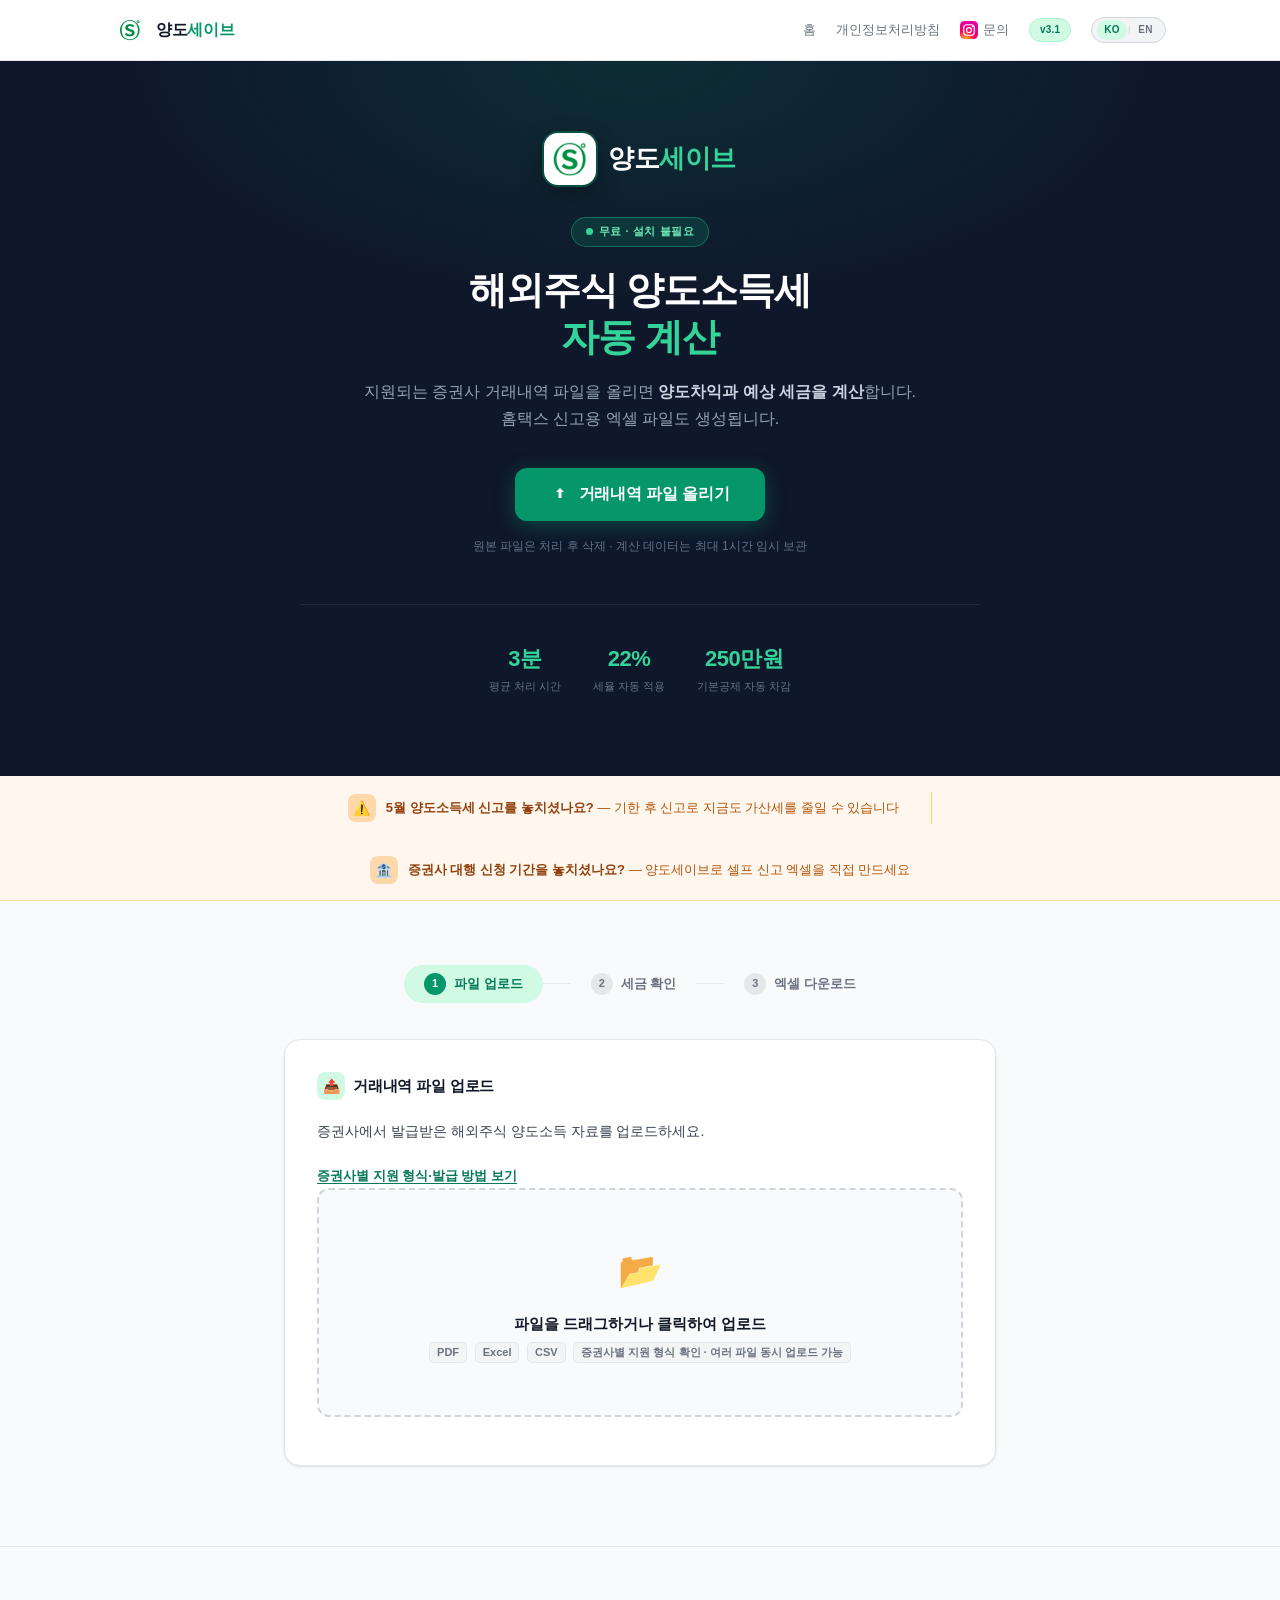
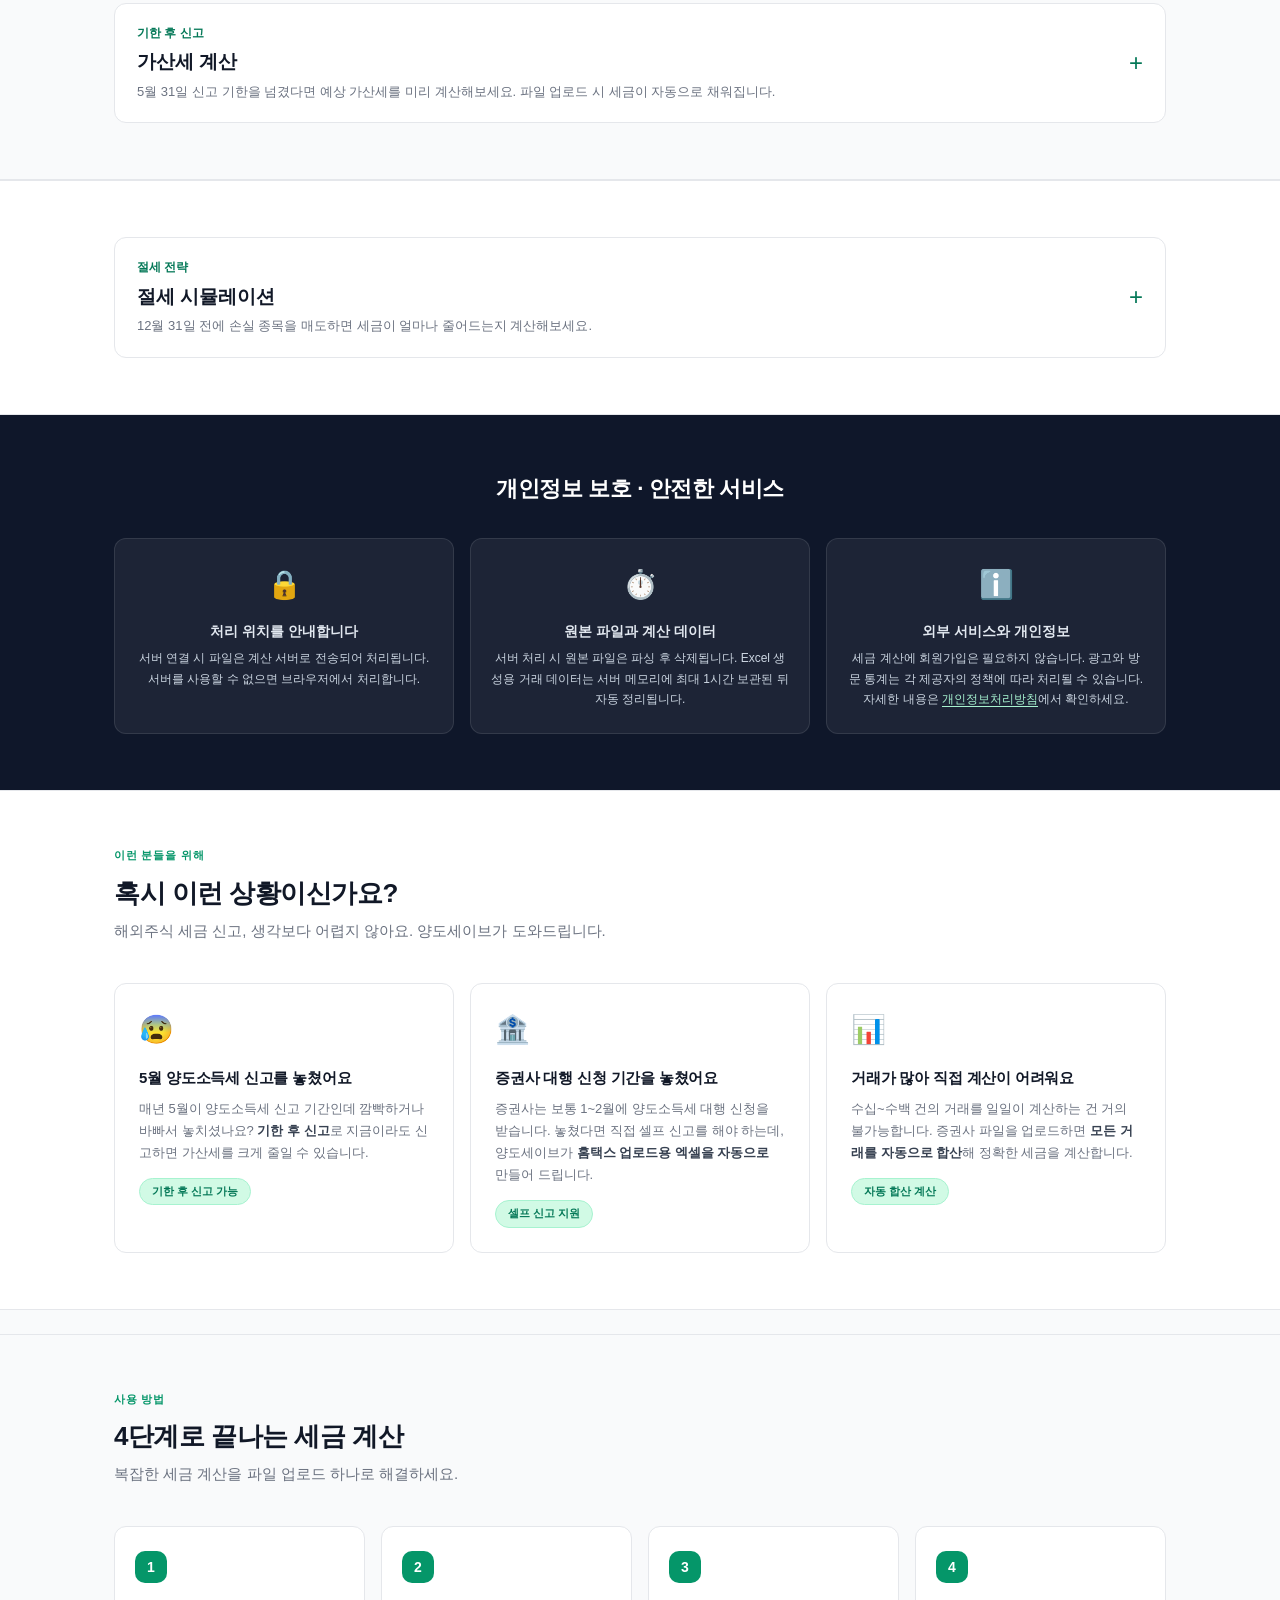
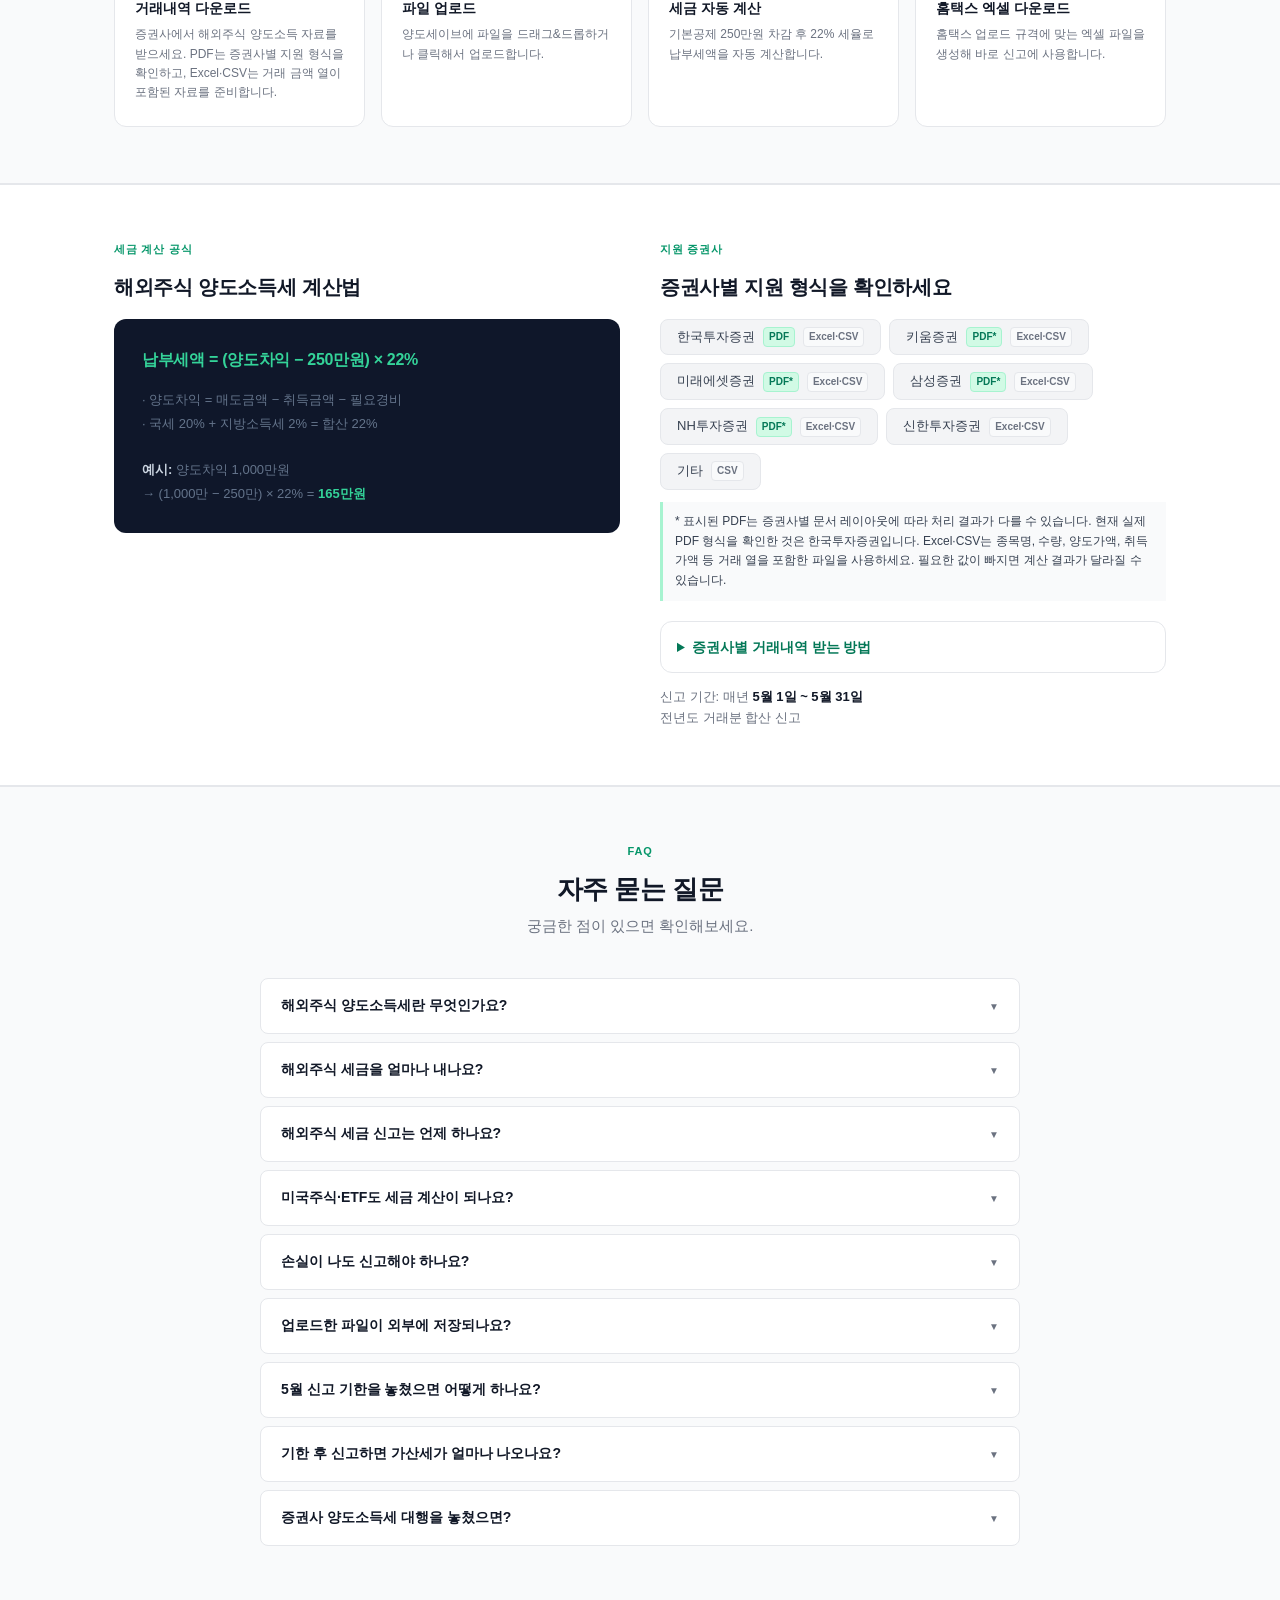
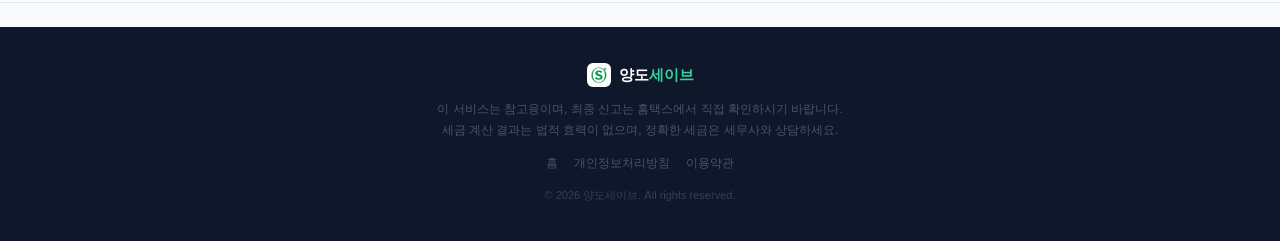
<file: index.html>
<!DOCTYPE html>
<html lang="ko">
<head>
    <meta charset="UTF-8">
    <meta name="viewport" content="width=device-width, initial-scale=1.0">
    <meta http-equiv="Content-Security-Policy" content="default-src 'self'; script-src 'self' https://www.gstatic.com https://cdnjs.cloudflare.com https://www.googletagmanager.com https://pagead2.googlesyndication.com https://www.clarity.ms 'unsafe-inline'; style-src 'self' 'unsafe-inline'; connect-src 'self' https://firestore.googleapis.com https://www.google-analytics.com; img-src 'self' data: https:; font-src 'self' https:;">

    <!-- ===== SEO: Primary meta ===== -->
    <title>해외주식 양도소득세 계산기 | 양도세이브 - 홈택스 신고용 엑셀 자동 생성</title>
    <meta name="description" content="해외주식 양도소득세 계산기. 증권사 거래내역(PDF·Excel·CSV) 업로드 한 번으로 세금을 자동 계산하고 홈택스 신고용 엑셀을 즉시 생성합니다. 키움·미래에셋·삼성·NH·신한 지원. 무료 사용.">
    <meta name="keywords" content="해외주식 양도소득세 계산, 해외주식 세금 계산기, 양도소득세 계산기, 해외주식 세금 신고, 홈택스 양도소득세, 해외주식 양도차익, 미국주식 세금, 양도소득세 신고 방법">
    <meta name="robots" content="index, follow">
    <meta name="author" content="양도세이브">
    <meta name="naver-site-verification" content="3f77c7b1124aab69c3727f18be2aed52c5023fd6" />
    <meta name="google-adsense-account" content="ca-pub-3785485618874450">
    <script async src="https://pagead2.googlesyndication.com/pagead/js/adsbygoogle.js?client=ca-pub-3785485618874450"
     crossorigin="anonymous"></script>
    <link rel="canonical" href="https://yangdosave.kr/">

    <!-- Favicon -->
    <link rel="icon" type="image/x-icon" href="favicon.ico" />
    <link rel="icon" type="image/png" href="favicon-32x32.png" sizes="32x32" />
    <link rel="icon" type="image/png" href="favicon-96x96.png" sizes="96x96" />
    <link rel="icon" type="image/svg+xml" href="favicon.svg" />
    <link rel="apple-touch-icon" sizes="180x180" href="apple-touch-icon.png" />
    <link rel="manifest" href="site.webmanifest" />
    <link rel="alternate" type="application/rss+xml" title="양도세이브 RSS" href="https://yangdosave.kr/rss.xml" />

    <!-- ===== Open Graph ===== -->
    <meta property="og:type" content="website">
    <meta property="og:url" content="https://yangdosave.kr/">
    <meta property="og:site_name" content="양도세이브">
    <meta property="og:title" content="해외주식 양도소득세 계산기 | 양도세이브">
    <meta property="og:description" content="증권사 거래내역 파일 업로드만으로 해외주식 양도소득세를 자동 계산하고 홈택스 신고용 엑셀을 즉시 생성합니다. 무료.">
    <meta property="og:image" content="https://yangdosave.kr/og-image.png">
    <meta property="og:image:width" content="1200">
    <meta property="og:image:height" content="630">
    <meta property="og:locale" content="ko_KR">

    <!-- ===== Twitter Card ===== -->
    <meta name="twitter:card" content="summary_large_image">
    <meta name="twitter:title" content="해외주식 양도소득세 계산기 | 양도세이브">
    <meta name="twitter:description" content="증권사 파일 업로드 한 번으로 해외주식 세금 자동 계산 + 홈택스 신고용 엑셀 생성. 무료.">
    <meta name="twitter:image" content="https://yangdosave.kr/og-image.png">

    <!-- ===== JSON-LD Structured Data ===== -->
    <script type="application/ld+json">
    {
      "@context": "https://schema.org",
      "@graph": [
        {
          "@type": "WebSite",
          "@id": "https://yangdosave.kr/#website",
          "url": "https://yangdosave.kr/",
          "name": "양도세이브",
          "description": "해외주식 양도소득세 자동 계산 및 홈택스 신고용 엑셀 생성 서비스",
          "inLanguage": "ko"
        },
        {
          "@type": "SoftwareApplication",
          "@id": "https://yangdosave.kr/#app",
          "name": "양도세이브 - 해외주식 양도소득세 계산기",
          "url": "https://yangdosave.kr/",
          "description": "해외주식 양도소득세 계산기. 증권사 거래내역 파일(PDF·Excel·CSV)을 업로드하면 양도소득세를 자동으로 계산하고 홈택스 신고용 엑셀 파일을 생성합니다.",
          "applicationCategory": "FinanceApplication",
          "operatingSystem": "Web Browser",
          "offers": { "@type": "Offer", "price": "0", "priceCurrency": "KRW" },
          "inLanguage": "ko",
          "isAccessibleForFree": true,
        },
        {
          "@type": "FAQPage",
          "@id": "https://yangdosave.kr/#faq",
          "mainEntity": [
            {
              "@type": "Question",
              "name": "해외주식 양도소득세란 무엇인가요?",
              "acceptedAnswer": {
                "@type": "Answer",
                "text": "해외주식 양도소득세는 해외 주식을 매도하여 발생한 양도차익(매도금액 - 취득금액 - 필요경비)에 부과되는 세금입니다. 연간 양도차익에서 기본공제 250만원을 차감한 과세표준에 세율 22%(국세 20% + 지방세 2%)를 적용합니다."
              }
            },
            {
              "@type": "Question",
              "name": "해외주식 양도소득세는 얼마나 내나요?",
              "acceptedAnswer": {
                "@type": "Answer",
                "text": "해외주식 양도소득세는 (연간 양도차익 - 250만원 기본공제) × 22%로 계산됩니다. 예를 들어 1,000만원의 양도차익이 발생했다면 (1,000만원 - 250만원) × 22% = 165만원의 세금을 납부합니다."
              }
            },
            {
              "@type": "Question",
              "name": "해외주식 세금 신고는 언제 하나요?",
              "acceptedAnswer": {
                "@type": "Answer",
                "text": "해외주식 양도소득세 신고는 매년 5월 1일~5월 31일 사이에 홈택스(hometax.go.kr)에서 신고납부합니다."
              }
            },
            {
              "@type": "Question",
              "name": "기한 후 신고하면 가산세가 얼마나 나오나요?",
              "acceptedAnswer": {
                "@type": "Answer",
                "text": "기한 후 신고 시 무신고 가산세(납부세액의 20%, 자진신고 시 최대 50% 감면)와 납부불성실 가산세(미납세액 × 경과일수 × 0.022%)가 부과됩니다. 예를 들어 세금 165만원을 3개월 늦게 신고하면 약 26만원의 가산세가 발생합니다."
              }
            }
          ]
        }
      ]
    }
    </script>

    <!-- Microsoft Clarity -->
    <script type="text/javascript">
        (function(c,l,a,r,i,t,y){
            c[a]=c[a]||function(){(c[a].q=c[a].q||[]).push(arguments)};
            t=l.createElement(r);t.async=1;t.src="https://www.clarity.ms/tag/"+i;
            y=l.getElementsByTagName(r)[0];y.parentNode.insertBefore(t,y);
        })(window, document, "clarity", "script", "vrex9t37e1");
    </script>
    <!-- Google tag (gtag.js) -->
    <script async src="https://www.googletagmanager.com/gtag/js?id=G-471Y7M6M2M"></script>
    <script>
      window.dataLayer = window.dataLayer || [];
      function gtag(){dataLayer.push(arguments);}
      gtag('js', new Date());
      gtag('config', 'G-471Y7M6M2M');
    </script>
    <script async src="https://pagead2.googlesyndication.com/pagead/js/adsbygoogle.js?client=ca-pub-3785485618874450" crossorigin="anonymous"></script>
    <!-- Performance: preconnect & preload -->
    <link rel="preconnect" href="https://www.googletagmanager.com">
    <link rel="preconnect" href="https://firestore.googleapis.com">
    <link rel="preload" href="logo.png" as="image" type="image/png" fetchpriority="high">
    <link rel="preload" href="style.css" as="style">
    <link rel="stylesheet" href="style.css">
</head>
<body>

<!-- ─── NAV ─── -->
<header class="nav">
    <div class="nav-inner">
        <a href="index.html" class="nav-logo" aria-label="양도세이브 홈으로 이동">
            <img src="logo.png" alt="양도세이브 로고" width="32" height="32">
            <span class="nav-logo-text">양도<span>세이브</span></span>
        </a>
        <button class="nav-hamburger" id="navHamburger" aria-label="메뉴 열기" aria-expanded="false" aria-controls="navMobileMenu" onclick="toggleMobileNav()">
            <span></span><span></span><span></span>
        </button>
        <div class="nav-right">
            <a href="index.html" class="nav-link" data-i18n="nav.home">홈</a>
            <a href="privacy.html" class="nav-link" data-i18n="nav.privacy">개인정보처리방침</a>
            <a href="https://www.instagram.com/0do.save?igsh=YXZqM2FxMXA1OG52&utm_source=qr" target="_blank" rel="noopener noreferrer" class="nav-insta" title="인스타그램으로 문의">
                <svg width="18" height="18" viewBox="0 0 24 24" fill="none">
                    <defs>
                        <radialGradient id="ig1" cx="30%" cy="110%" r="140%">
                            <stop offset="0%" stop-color="#FFD600"/>
                            <stop offset="40%" stop-color="#FF0069"/>
                            <stop offset="100%" stop-color="#D300C5"/>
                        </radialGradient>
                    </defs>
                    <rect width="24" height="24" rx="6" fill="url(#ig1)"/>
                    <rect x="5" y="5" width="14" height="14" rx="4" stroke="white" stroke-width="1.6" fill="none"/>
                    <circle cx="12" cy="12" r="3.3" stroke="white" stroke-width="1.6" fill="none"/>
                    <circle cx="16.8" cy="7.2" r="1.1" fill="white"/>
                </svg>
                <span class="nav-link" data-i18n="nav.contact">문의</span>
            </a>
            <span class="nav-badge">v3.1</span>
            <div class="lang-switch" id="langSwitch" role="group" aria-label="언어 선택">
                <button class="lang-btn active" id="langKO" onclick="setLang('ko')" aria-label="한국어로 변경">KO</button>
                <span class="lang-divider" aria-hidden="true">|</span>
                <button class="lang-btn" id="langEN" onclick="setLang('en')" aria-label="Switch to English">EN</button>
            </div>
        </div>
    </div>
    <!-- 모바일 메뉴 -->
    <nav class="nav-mobile-menu" id="navMobileMenu" aria-label="모바일 메뉴">
        <a href="index.html" aria-current="page" data-i18n="nav.home">홈</a>
        <a href="privacy.html" data-i18n="nav.privacy">개인정보처리방침</a>
        <a href="terms.html" data-i18n="nav.terms">이용약관</a>
        <a href="https://www.instagram.com/0do.save?igsh=YXZqM2FxMXA1OG52&utm_source=qr" target="_blank" rel="noopener noreferrer" data-i18n="nav.contact.insta">인스타그램 문의</a>
        <div class="lang-switch-mobile">
            <button class="lang-btn-mobile active" id="langKO_m" onclick="setLang('ko')" aria-label="한국어로 변경">KO 한국어</button>
            <button class="lang-btn-mobile" id="langEN_m" onclick="setLang('en')" aria-label="Switch to English">EN English</button>
        </div>
    </nav>
</header>

<!-- ─── HERO ─── -->
<section class="hero" id="hero-section">
    <div class="hero-inner">
        <div class="hero-logo">
            <img src="logo.png" alt="양도세이브 로고" width="72" height="72" fetchpriority="high">
            <div class="hero-logo-name">양도<span>세이브</span></div>
        </div>
        <div class="hero-chip">
            <svg width="7" height="7" viewBox="0 0 8 8"><circle cx="4" cy="4" r="4" fill="#34D399"/></svg>
            <span data-i18n="hero.chip">무료 · 설치 불필요</span>
        </div>
        <h1 data-i18n-html="hero.title">해외주식 양도소득세<br><em>자동 계산</em></h1>
        <p class="hero-sub" data-i18n-html="hero.sub">
            지원되는 증권사 거래내역 파일을 올리면 <strong>양도차익과 예상 세금을 계산</strong>합니다.<br>
            홈택스 신고용 엑셀 파일도 즉시 생성됩니다.
        </p>
        <button class="hero-cta" onclick="document.getElementById('upload-anchor').scrollIntoView({behavior:matchMedia('(prefers-reduced-motion: reduce)').matches?'auto':'smooth',block:'start'})">
            <svg width="18" height="18" viewBox="0 0 18 18" fill="none">
                <path d="M9 3L13 7H10.5V13H7.5V7H5L9 3Z" fill="white"/>
            </svg>
            <span data-i18n="hero.cta">거래내역 파일 올리기</span>
        </button>
        <p class="hero-free" data-i18n="hero.free">원본 파일은 처리 후 삭제 · 계산 데이터는 최대 1시간 임시 보관</p>
        <div class="hero-stats">
            <div class="hero-stat-item">
                <span class="hero-stat-num" data-i18n="hero.stat1.num">3분</span>
                <div class="hero-stat-label" data-i18n="hero.stat1.label">평균 처리 시간</div>
            </div>
            <div class="hero-stat-item">
                <span class="hero-stat-num" data-i18n="hero.stat2.num">22%</span>
                <div class="hero-stat-label" data-i18n="hero.stat2.label">세율 자동 적용</div>
            </div>
            <div class="hero-stat-item">
                <span class="hero-stat-num" data-i18n="hero.stat3.num">250만원</span>
                <div class="hero-stat-label" data-i18n="hero.stat3.label">기본공제 자동 차감</div>
            </div>
        </div>
    </div>
</section>

<!-- ─── TARGET BANNER ─── -->
<div class="target-section">
    <div class="target-inner">
        <div class="target-item" id="bannerMsg1">
            <div class="target-icon-wrap" id="bannerIcon1">⚠️</div>
            <div class="target-text" id="bannerText1"></div>
        </div>
        <div class="target-divider"></div>
        <div class="target-item">
            <div class="target-icon-wrap">🏦</div>
            <div class="target-text">
                <strong>증권사 대행 신청 기간을 놓치셨나요?</strong>
                <span> — 양도세이브로 셀프 신고 엑셀을 직접 만드세요</span>
            </div>
        </div>
    </div>
</div>

<!-- ─── AD: Hero 하단 ─── -->
<div class="ad-wrap" data-ad-zone="hero-bottom"></div>

<!-- ─── MAIN TOOL ─── -->
<main class="main-wrap" id="upload-anchor" aria-label="세금 계산 도구">

    <!-- Steps -->
    <nav class="steps-nav" id="stepsNav" aria-label="진행 단계" role="tablist">
        <div class="step-item active" data-s="1" role="tab" aria-selected="true" aria-label="1단계: 파일 업로드">
            <span class="step-num" aria-hidden="true">1</span>
            <span data-i18n="step.1">파일 업로드</span>
        </div>
        <div class="step-connector" aria-hidden="true"></div>
        <div class="step-item" data-s="2" role="tab" aria-selected="false" aria-label="2단계: 세금 확인">
            <span class="step-num" aria-hidden="true">2</span>
            <span data-i18n="step.2">세금 확인</span>
        </div>
        <div class="step-connector" aria-hidden="true"></div>
        <div class="step-item" data-s="3" role="tab" aria-selected="false" aria-label="3단계: 엑셀 다운로드">
            <span class="step-num" aria-hidden="true">3</span>
            <span data-i18n="step.3">엑셀 다운로드</span>
        </div>
    </nav>

    <!-- ── STEP 1: Upload ── -->
    <div id="step1">
        <div class="card">
            <div class="card-title">
                <div class="card-title-icon">📤</div>
                <span data-i18n="step1.card.title">거래내역 파일 업로드</span>
            </div>
            <p class="upload-label" data-i18n-html="step1.label">
                증권사에서 발급받은 해외주식 양도소득 자료를 업로드하세요.<br>
                여러 파일을 함께 올릴 수 있습니다.
            </p>
            <a class="upload-format-link" href="#brokerGuide" data-i18n="step1.formats">증권사별 지원 형식·발급 방법 보기</a>

            <div class="upload-zone" id="uploadZone"
                 role="button" tabindex="0" aria-label="파일 업로드 영역. 클릭하거나 파일을 드래그하세요"
                 onkeydown="if(event.key==='Enter'||event.key===' '){event.preventDefault();document.getElementById('fileInput').click();}">
                <span class="upload-zone-icon" aria-hidden="true">📂</span>
                <div class="upload-zone-title" data-i18n="step1.zone.title">파일을 드래그하거나 클릭하여 업로드</div>
                <div class="upload-zone-sub">
                    <span>PDF</span>
                    <span>Excel</span>
                    <span>CSV</span>
                    <span data-i18n="step1.zone.sub">파일 지원 · 여러 파일 동시 업로드 가능</span>
                </div>
                <input type="file" id="fileInput" multiple accept=".pdf,.xlsx,.xls,.csv"
                       style="display:none;" aria-hidden="true">
            </div>

            <div class="file-list" id="fileList"></div>

            <button class="btn btn-primary btn-lg btn-block btn-analyze hidden" id="analyzeBtn" onclick="uploadFiles()">
                <svg width="17" height="17" viewBox="0 0 17 17" fill="none">
                    <path d="M8.5 2L12.5 6H10.25V12H6.75V6H4.5L8.5 2Z" fill="white"/>
                </svg>
                <span data-i18n="step1.analyze">파일 분석 및 세금 계산</span>
            </button>
        </div>
    </div>

    <!-- Processing -->
    <div class="card hidden" id="processingCard">
        <div class="processing">
            <div class="spinner" id="processingSpinner"></div>
            <div class="processing-title" id="processingTitle" data-i18n="processing.title">파일 분석 중...</div>
            <div class="processing-sub" id="processingMsg" data-i18n="processing.sub">거래내역을 파싱하고 세금을 계산하고 있습니다</div>
            <div class="progress-bar"><div class="progress-fill" id="progressFill"></div></div>
            <div class="processing-file-list" id="processingFileList"></div>
        </div>
    </div>

    <!-- ── STEP 2: Results ── -->
    <div class="hidden" id="step2">

        <div class="card">
            <div class="card-title">
                <div class="card-title-icon">✅</div>
                <span id="resultHeading" tabindex="-1" data-i18n="step2.card.title">세금 계산 결과</span>
            </div>

            <div id="resultAlert"></div>
            <div id="fileResults"></div>
            <div class="calculation-caveat" role="note" data-i18n-html="result.caveat">
                <strong>신고 전 확인</strong> 계산은 업로드 자료에 기록된 원화 금액과 비용을 사용합니다. 종목별 양도·취득 금액, 수수료와 환율 환산액이 원본 내역과 일치하는지 확인하세요. 누락된 거래나 환율을 자동으로 복원하지 않습니다. 결과는 참고용이며 홈택스 신고 내용과 대조해야 합니다.
            </div>

            <!-- 4 Metric Cards -->
            <div class="metric-grid">
                <div class="metric-card">
                    <div class="metric-label" data-i18n="metric.pl">총 양도차익</div>
                    <div class="metric-value" id="dPL">0원</div>
                    <div class="metric-sub" data-i18n="metric.pl.sub">매도 − 매수 − 수수료</div>
                </div>
                <div class="metric-card">
                    <div class="metric-label" data-i18n="metric.ded">기본공제</div>
                    <div class="metric-value" style="color:var(--muted);" id="dDed">−2,500,000원</div>
                    <div class="metric-sub" data-i18n="metric.ded.sub">연간 일괄 공제</div>
                </div>
                <div class="metric-card">
                    <div class="metric-label" data-i18n="metric.taxable">과세표준</div>
                    <div class="metric-value" id="dTaxable">0원</div>
                    <div class="metric-sub" data-i18n="metric.taxable.sub">양도차익 − 기본공제</div>
                </div>
                <div class="metric-card highlight">
                    <div class="metric-label" data-i18n="metric.tax">예상 세금 (22%)</div>
                    <div class="metric-value" id="taxAmount">0원</div>
                    <div class="metric-sub" id="taxSub" data-i18n="metric.tax.sub">국세 20% + 지방세 2%</div>
                </div>
            </div>

            <!-- Trade Summary -->
            <div class="trade-summary">
                <div class="trade-stat">
                    <div class="trade-stat-label" data-i18n="trade.count">총 거래건수</div>
                    <div class="trade-stat-value" id="sumCount">0건</div>
                </div>
                <div class="trade-stat">
                    <div class="trade-stat-label" data-i18n="trade.profit">이익 거래</div>
                    <div class="trade-stat-value" style="color:var(--red);" id="sumProfit">0건</div>
                </div>
                <div class="trade-stat">
                    <div class="trade-stat-label" data-i18n="trade.loss">손실 거래</div>
                    <div class="trade-stat-value" style="color:var(--blue);" id="sumLoss">0건</div>
                </div>
            </div>

            <!-- Breakdown -->
            <div class="breakdown-title" data-i18n="breakdown.title">계산 상세</div>
            <div class="breakdown-list">
                <div class="breakdown-row">
                    <span class="breakdown-key" data-i18n="breakdown.sell">총 양도가액 (매도금액)</span>
                    <span class="breakdown-val" id="dSell">0</span>
                </div>
                <div class="breakdown-row">
                    <span class="breakdown-key" data-i18n="breakdown.buy">총 취득가액 (매수금액)</span>
                    <span class="breakdown-val" id="dBuy">0</span>
                </div>
                <div class="breakdown-row">
                    <span class="breakdown-key" data-i18n="breakdown.exp">필요경비 (수수료)</span>
                    <span class="breakdown-val" id="dExp">0</span>
                </div>
                <div class="breakdown-row deduct">
                    <span class="breakdown-key" data-i18n="breakdown.ded">기본공제 차감</span>
                    <span class="breakdown-val">−2,500,000원</span>
                </div>
                <div class="breakdown-row total">
                    <span class="breakdown-key" data-i18n="breakdown.total">최종 납부세액</span>
                    <span class="breakdown-val" id="taxAmount2">0원</span>
                </div>
            </div>

            <!-- Tax Split -->
            <div class="tax-split">
                <div class="tax-split-item">
                    <div class="tax-split-label" data-i18n="taxsplit.national">국세 (소득세 20%)</div>
                    <div class="tax-split-val" id="taxN">0원</div>
                </div>
                <div class="tax-split-item">
                    <div class="tax-split-label" data-i18n="taxsplit.local">지방세 (지방소득세 2%)</div>
                    <div class="tax-split-val" id="taxL">0원</div>
                </div>
            </div>

            <!-- Trade Table (collapsible) -->
            <details style="margin-top:20px;">
                <summary style="cursor:pointer; font-size:13px; font-weight:600; color:var(--green); padding:10px 0; list-style:none; display:flex; align-items:center; gap:6px;">
                    ▸ <span data-i18n="trades.details">거래내역 상세 보기</span> (<span id="tradeCountLabel">0</span>건)
                </summary>
                <div class="table-wrap" style="margin-top:12px;">
                    <table>
                        <caption class="sr-only">해외주식 양도소득세 거래내역 상세</caption>
                        <thead><tr>
                            <th style="text-align:left;" data-i18n="th.name">종목명</th>
                            <th data-i18n="th.qty">수량</th>
                            <th data-i18n="th.date">양도일</th>
                            <th data-i18n="th.sell">양도가액</th>
                            <th data-i18n="th.buy">취득가액</th>
                            <th data-i18n="th.exp">경비</th>
                            <th data-i18n="th.pnl">손익</th>
                        </tr></thead>
                        <tbody id="tradesBody"></tbody>
                    </table>
                </div>
            </details>

            <!-- Add more -->
            <div class="add-more-wrap">
                <button class="btn btn-outline" onclick="showAddMore()" data-i18n="btn.addmore">+ 파일 추가 업로드</button>
                <div class="hidden" id="addMoreZone" style="margin-top:12px;">
                    <input type="file" id="addFileInput" multiple accept=".pdf,.xlsx,.xls,.csv">
                </div>
            </div>
        </div>

        <!-- ── STEP 3: Download ── -->
        <div class="card download-card" id="step3">
            <div class="card-title">
                <div class="card-title-icon">📥</div>
                <span data-i18n="step3.card.title">홈택스 신고용 엑셀 다운로드</span>
            </div>

            <div class="download-explain" data-i18n-html="step3.explain">
                아래 버튼으로 다운로드한 엑셀 파일을 홈택스에서 <strong>직접 업로드</strong>하면 거래내역이 자동으로 입력됩니다.
            </div>

            <div class="toggle-row">
                <input type="checkbox" id="autoFillCheck" checked>
                <div>
                    <div class="toggle-label" data-i18n="step3.toggle.label">취득일자 자동 채움</div>
                    <div class="toggle-desc" data-i18n-html="step3.toggle.desc">
                        체크 시: 양도일 연도 1월 1일을 임시 취득일자로 입력합니다. 실제 매수일이 아닐 수 있으므로 신고 전에 반드시 확인하고 수정하세요.<br>
                        <strong style="color:var(--text);">해제 시:</strong> 취득일자가 비어 있으므로 엑셀에서 직접 입력해야 합니다.
                    </div>
                </div>
            </div>
            <div class="download-caveat" role="note" data-i18n-html="step3.caveat">
                <strong>취득일자 자동 채움은 실제 매수일이 아닙니다.</strong> 기본값은 양도 연도의 1월 1일을 임시 입력합니다. 실제 취득일을 확인해 엑셀에서 수정하세요. 체크를 해제하면 날짜가 비어 있으므로 직접 입력해야 합니다.
            </div>

            <button class="btn btn-primary btn-lg btn-block" onclick="downloadExcel()">
                <svg width="18" height="18" viewBox="0 0 18 18" fill="none">
                    <path d="M9 14L5 10H7.5V5H10.5V10H13L9 14Z" fill="white"/>
                </svg>
                <span data-i18n="step3.download">홈택스 신고용 Excel 다운로드</span>
            </button>

            <div style="text-align:center; margin-top:16px; display:flex; gap:12px; justify-content:center; flex-wrap:wrap;">
                <button class="btn btn-kakao" onclick="shareResult()" id="shareBtn" style="display:none;">
                    <svg width="18" height="18" viewBox="0 0 18 18" fill="none" aria-hidden="true">
                        <path d="M9 1.5C4.86 1.5 1.5 4.13 1.5 7.35c0 2.04 1.33 3.83 3.34 4.87L3.9 15l3.74-2.43C8.2 12.68 8.6 12.72 9 12.72c4.14 0 7.5-2.63 7.5-5.87S13.14 1.5 9 1.5z" fill="#191919"/>
                    </svg>
                    <span data-i18n="step3.share">결과 공유하기</span>
                </button>
                <button class="btn btn-outline" onclick="resetAll()" data-i18n="step3.reset">새 파일로 다시 계산하기</button>
            </div>
        </div>

        <!-- ── Filing Guide ── -->
        <div class="card">
            <div class="card-title">
                <div class="card-title-icon">📋</div>
                <span data-i18n="guide.card.title">홈택스 신고 방법 (4단계)</span>
            </div>
            <div class="guide-steps">
                <div class="guide-step">
                    <div class="guide-num">1</div>
                    <div class="guide-content">
                        <div class="guide-title" data-i18n="guide.1.title">홈택스 접속 및 로그인</div>
                        <div class="guide-desc" data-i18n-html="guide.1.desc"><a href="https://www.hometax.go.kr" target="_blank" rel="noopener noreferrer">hometax.go.kr</a> 접속 → 공동·금융인증서로 로그인 → <strong>세금신고 → 양도소득세 → 확정신고</strong></div>
                    </div>
                </div>
                <div class="guide-step">
                    <div class="guide-num">2</div>
                    <div class="guide-content">
                        <div class="guide-title" data-i18n="guide.2.title">양도소득세 신고 선택</div>
                        <div class="guide-desc" data-i18n-html="guide.2.desc">신고서 작성 화면에서 <strong>"주식 등"</strong> 탭 선택 → 양도소득금액 계산 영역 이동</div>
                    </div>
                </div>
                <div class="guide-step">
                    <div class="guide-num">3</div>
                    <div class="guide-content">
                        <div class="guide-title" data-i18n="guide.3.title">생성된 엑셀 파일 업로드</div>
                        <div class="guide-desc" data-i18n-html="guide.3.desc"><strong>"엑셀 업로드"</strong> 버튼 클릭 → 다운로드한 Excel 파일 선택 → 거래내역 자동 입력됨</div>
                    </div>
                </div>
                <div class="guide-step">
                    <div class="guide-num">4</div>
                    <div class="guide-content">
                        <div class="guide-title" data-i18n="guide.4.title">내용 확인 후 신고서 제출</div>
                        <div class="guide-desc" data-i18n-html="guide.4.desc">업로드된 내용, 특히 <strong>취득일자</strong>를 반드시 확인 → 확인 후 신고서 제출 → 국세·지방세 별도 납부</div>
                    </div>
                </div>
            </div>
            <div class="guide-tip" data-i18n-html="guide.tip">
                <strong>신고 기한:</strong> 매년 <strong>5월 1일 ~ 5월 31일</strong> (전년도 거래분). 기한 미신고 시 가산세 부과.<br>
                <strong>기본공제:</strong> 양도차익 250만원 이하는 납부세액 없음. 단, 신고는 해야 합니다.<br>
                <strong>기한 후 신고의 경우,</strong> 홈택스에서 <strong>'기한후신고'</strong> 메뉴를 선택하세요.
            </div>
        </div>
    </div>

    <!-- AD: 다운로드 후 -->
    <div data-ad-zone="post-download" style="margin-top:8px;"></div>

</main><!-- /main-wrap -->

<!-- ─── PENALTY CALCULATOR ─── -->
<section class="section-full" id="penalty-section" style="background:#f9fafb;">
    <div class="section-inner">
        <details class="tool-accordion">
            <summary class="tool-accordion-summary">
                <span class="tool-accordion-label" data-i18n="penalty.label">기한 후 신고</span>
                <strong data-i18n="penalty.title">가산세 계산</strong>
                <span class="tool-accordion-copy" data-i18n="penalty.sub">5월 31일 신고 기한을 넘겼다면 예상 가산세를 미리 계산해보세요. 파일 업로드 시 세금이 자동으로 채워집니다.</span>
            </summary>
            <div class="tool-accordion-body">
        <div class="card penalty-card" id="penaltyCard">
            <div class="penalty-grid" style="margin-bottom:16px;">
                <div class="penalty-field">
                    <label for="penaltyTaxInput" data-i18n="penalty.tax.label">납부세액 (원)</label>
                    <input type="number" id="penaltyTaxInput" class="penalty-input" placeholder="예: 1650000" min="0" inputmode="numeric" data-i18n-placeholder="penalty.tax.placeholder">
                    <div class="penalty-hint" data-i18n="penalty.tax.hint">파일 업로드 후 자동으로 채워집니다</div>
                </div>
                <div class="penalty-field">
                    <label for="penaltyDeadline" data-i18n="penalty.deadline.label">신고 기한일</label>
                    <input type="date" id="penaltyDeadline" class="penalty-input" aria-describedby="penaltyDeadlineHint">
                    <div class="penalty-hint" id="penaltyDeadlineHint" data-i18n="penalty.deadline.hint">기본값: 전년도 귀속 다음 해 5월 31일</div>
                </div>
                <div class="penalty-field">
                    <label for="penaltyFileDate" data-i18n="penalty.filedate.label">신고 예정일 (또는 오늘)</label>
                    <input type="date" id="penaltyFileDate" class="penalty-input" aria-describedby="penaltyFileDateHint">
                    <div class="penalty-hint" id="penaltyFileDateHint" data-i18n="penalty.filedate.hint">기본값: 오늘 날짜</div>
                </div>
            </div>
            <button class="btn btn-primary" onclick="calculatePenalty()" style="width:100%;" data-i18n="penalty.btn">
                가산세 계산하기
            </button>
            <div class="penalty-result hidden" id="penaltyResult" style="margin-top:20px;">
                <div class="penalty-result-grid">
                    <div class="penalty-result-item">
                        <div class="penalty-result-label" data-i18n="penalty.original">원래 납부세액</div>
                        <div class="penalty-result-val" id="penOriginalTax">0원</div>
                    </div>
                    <div class="penalty-result-item">
                        <div class="penalty-result-label" data-i18n="penalty.nonfiling">무신고 가산세</div>
                        <div class="penalty-result-val penalty-warn" id="penNonFiling">0원</div>
                        <div class="penalty-result-sub" id="penNonFilingSub"></div>
                    </div>
                    <div class="penalty-result-item">
                        <div class="penalty-result-label" data-i18n="penalty.latepay">납부불성실 가산세</div>
                        <div class="penalty-result-val penalty-warn" id="penLatePay">0원</div>
                        <div class="penalty-result-sub" id="penLatePaySub"></div>
                    </div>
                    <div class="penalty-result-item penalty-total">
                        <div class="penalty-result-label" data-i18n="penalty.total">총 납부 예상액</div>
                        <div class="penalty-result-val" id="penTotal">0원</div>
                        <div class="penalty-result-sub" data-i18n="penalty.total.sub">(원래 세금 + 무신고 가산세 + 납부불성실 가산세)</div>
                    </div>
                </div>
                <div class="penalty-breakdown">
                    <div class="penalty-breakdown-title" data-i18n="penalty.breakdown.title">가산세 계산 상세</div>
                    <div class="penalty-breakdown-list" id="penBreakdown"></div>
                </div>
                <div class="penalty-notice" data-i18n-html="penalty.notice">
                    이 가산세 계산은 <strong>일반 무신고</strong> 기준 참고용입니다.
                    부정무신고(40%), 감면 특례 등은 반영되지 않았습니다.
                    정확한 가산세는 세무서 또는 세무사에게 확인하세요.
                </div>
            </div>
            </div>
        </details>
    </div>
</section>

<!-- ─── TAX SIMULATOR ─── -->
<section class="section-full" id="sim-section">
    <div class="section-inner">
        <details class="tool-accordion">
            <summary class="tool-accordion-summary">
                <span class="tool-accordion-label" data-i18n="sim.label">절세 전략</span>
                <strong data-i18n="sim.title">절세 시뮬레이션</strong>
                <span class="tool-accordion-copy" data-i18n="sim.sub">12월 31일 전에 손실 종목을 매도하면 세금이 얼마나 줄어드는지 계산해보세요.</span>
            </summary>
            <div class="tool-accordion-body">
        <div class="card sim-card">
            <div class="sim-grid">
                <div class="sim-field">
                    <label class="sim-label" for="simGain" data-i18n="sim.gain.label">올해 실현 양도차익 (원)</label>
                    <input type="number" id="simGain" class="sim-input" placeholder="예: 10000000" min="0" inputmode="numeric" data-i18n-placeholder="sim.gain.placeholder">
                    <div class="sim-hint" data-i18n="sim.gain.hint">파일 업로드 후 자동으로 채워집니다</div>
                </div>
                <div class="sim-field">
                    <label class="sim-label" for="simLoss" data-i18n="sim.loss.label">매도 예정 손실액 (원)</label>
                    <input type="number" id="simLoss" class="sim-input" placeholder="예: 3000000" min="0" inputmode="numeric" data-i18n-placeholder="sim.loss.placeholder">
                    <div class="sim-hint" data-i18n="sim.loss.hint">보유 중인 손실 종목의 예상 손실 금액</div>
                </div>
            </div>
            <button class="btn btn-primary" onclick="simulateTaxSaving()" style="margin-top:20px; width:100%;" data-i18n="sim.btn">절세액 계산하기</button>
            <div class="sim-result hidden" id="simResult">
                <div class="sim-result-grid">
                    <div class="sim-result-item">
                        <div class="sim-result-label" data-i18n="sim.before">현재 예상 세금</div>
                        <div class="sim-result-val" id="simTaxBefore">0원</div>
                    </div>
                    <div class="sim-arrow" aria-hidden="true">→</div>
                    <div class="sim-result-item">
                        <div class="sim-result-label" data-i18n="sim.after">매도 후 예상 세금</div>
                        <div class="sim-result-val" id="simTaxAfter">0원</div>
                    </div>
                    <div class="sim-result-item sim-highlight">
                        <div class="sim-result-label" data-i18n="sim.saving">절세 효과</div>
                        <div class="sim-result-val sim-save" id="simSaving">0원</div>
                    </div>
                </div>
                <div class="sim-desc" id="simDesc"></div>
            </div>
            <p style="font-size:13px; color:var(--muted); margin-top:20px; padding:12px 16px; background:var(--bg); border-radius:8px; border-left:3px solid #F59E0B; line-height:1.6;" data-i18n="sim.note">
                이미 신고 기한이 지났다면 위 세금 계산 결과에서 가산세도 함께 확인하세요.
            </p>
            </div>
        </details>
    </div>
</section>

<!-- ─── TRUST SECTION ─── -->
<section class="trust-section">
    <div class="trust-inner">
        <div class="trust-title" data-i18n="trust.title">개인정보 보호 · 안전한 서비스</div>
        <div class="trust-grid">
            <div class="trust-item">
                <span class="trust-icon">🔒</span>
                <div class="trust-item-title" data-i18n="trust.1.title">처리 위치를 안내합니다</div>
                <div class="trust-item-desc" data-i18n="trust.1.desc">서버 연결 시 파일은 계산 서버로 전송되어 처리됩니다. 서버를 사용할 수 없으면 브라우저에서 처리합니다.</div>
            </div>
            <div class="trust-item">
                <span class="trust-icon">⏱️</span>
                <div class="trust-item-title" data-i18n="trust.2.title">원본 파일과 계산 데이터</div>
                <div class="trust-item-desc" data-i18n="trust.2.desc">서버 처리 시 원본 파일은 파싱 후 삭제됩니다. Excel 생성용 거래 데이터는 서버 메모리에 최대 1시간 보관된 뒤 자동 정리됩니다.</div>
            </div>
            <div class="trust-item">
                <span class="trust-icon">ℹ️</span>
                <div class="trust-item-title" data-i18n="trust.3.title">외부 서비스와 개인정보</div>
                <div class="trust-item-desc" data-i18n-html="trust.3.desc">세금 계산에 회원가입은 필요하지 않습니다. 광고와 방문 통계는 각 제공자의 정책에 따라 처리될 수 있습니다. 자세한 내용은 <a href="privacy.html">개인정보처리방침</a>에서 확인하세요.</div>
            </div>
        </div>
    </div>
</section>

<!-- ─── WHO SECTION ─── -->
<section class="section-full">
    <div class="section-inner">
        <div class="section-label" data-i18n="who.label">이런 분들을 위해</div>
        <div class="section-title" data-i18n="who.title">혹시 이런 상황이신가요?</div>
        <p class="section-sub" data-i18n="who.sub">해외주식 세금 신고, 생각보다 어렵지 않아요. 양도세이브가 도와드립니다.</p>
        <div class="who-grid">
            <div class="who-card">
                <span class="who-emoji">😰</span>
                <div class="who-card-title" data-i18n="who.1.title">5월 양도소득세 신고를 놓쳤어요</div>
                <div class="who-card-desc" data-i18n-html="who.1.desc">매년 5월이 양도소득세 신고 기간인데 깜빡하거나 바빠서 놓치셨나요? <strong>기한 후 신고</strong>로 지금이라도 신고하면 가산세를 크게 줄일 수 있습니다.</div>
                <span class="who-tag" data-i18n="who.1.tag">기한 후 신고 가능</span>
            </div>
            <div class="who-card">
                <span class="who-emoji">🏦</span>
                <div class="who-card-title" data-i18n="who.2.title">증권사 대행 신청 기간을 놓쳤어요</div>
                <div class="who-card-desc" data-i18n-html="who.2.desc">증권사는 보통 1~2월에 양도소득세 대행 신청을 받습니다. 놓쳤다면 직접 셀프 신고를 해야 하는데, 양도세이브가 <strong>홈택스 업로드용 엑셀을 자동으로</strong> 만들어 드립니다.</div>
                <span class="who-tag" data-i18n="who.2.tag">셀프 신고 지원</span>
            </div>
            <div class="who-card">
                <span class="who-emoji">📊</span>
                <div class="who-card-title" data-i18n="who.3.title">거래가 많아 직접 계산이 어려워요</div>
                <div class="who-card-desc" data-i18n-html="who.3.desc">수십~수백 건의 거래를 일일이 계산하는 건 거의 불가능합니다. 증권사 파일을 업로드하면 <strong>모든 거래를 자동으로 합산</strong>해 정확한 세금을 계산합니다.</div>
                <span class="who-tag" data-i18n="who.3.tag">자동 합산 계산</span>
            </div>
        </div>
    </div>
</section>

<!-- ─── AD: mid ─── -->
<div class="ad-wrap" data-ad-zone="mid-page" style="padding-top:16px; padding-bottom:8px;"></div>

<!-- ─── HOW IT WORKS ─── -->
<section class="section-full" style="background:var(--bg);">
    <div class="section-inner">
        <div class="section-label" data-i18n="how.label">사용 방법</div>
        <div class="section-title" data-i18n="how.title">4단계로 끝나는 세금 계산</div>
        <p class="section-sub" data-i18n="how.sub">복잡한 세금 계산을 파일 업로드 하나로 해결하세요.</p>
        <div class="how-grid">
            <div class="how-step">
                <div class="how-step-num">1</div>
                <div class="how-step-title" data-i18n="how.1.title">거래내역 다운로드</div>
                <div class="how-step-desc" data-i18n="how.1.desc">증권사 앱·HTS에서 해외주식 거래내역을 PDF, Excel, CSV로 내려받습니다.</div>
            </div>
            <div class="how-step">
                <div class="how-step-num">2</div>
                <div class="how-step-title" data-i18n="how.2.title">파일 업로드</div>
                <div class="how-step-desc" data-i18n="how.2.desc">양도세이브에 파일을 드래그&드롭하거나 클릭해서 업로드합니다.</div>
            </div>
            <div class="how-step">
                <div class="how-step-num">3</div>
                <div class="how-step-title" data-i18n="how.3.title">세금 자동 계산</div>
                <div class="how-step-desc" data-i18n="how.3.desc">기본공제 250만원 차감 후 22% 세율로 납부세액을 자동 계산합니다.</div>
            </div>
            <div class="how-step">
                <div class="how-step-num">4</div>
                <div class="how-step-title" data-i18n="how.4.title">홈택스 엑셀 다운로드</div>
                <div class="how-step-desc" data-i18n="how.4.desc">홈택스 업로드 규격에 맞는 엑셀 파일을 생성해 바로 신고에 사용합니다.</div>
            </div>
        </div>
    </div>
</section>

<!-- ─── FORMULA + BROKERS ─── -->
<section class="section-full">
    <div class="section-inner">
        <div class="formula-two-col">
            <div>
                <div class="section-label" data-i18n="formula.label">세금 계산 공식</div>
                <h2 style="font-size:20px; font-weight:800; color:var(--text); letter-spacing:-0.3px; margin-bottom:16px;" data-i18n="formula.title">해외주식 양도소득세 계산법</h2>
                <div class="formula-box">
                    <div class="formula-text" data-i18n="formula.text">납부세액 = (양도차익 − 250만원) × 22%</div>
                    <div class="formula-detail" data-i18n-html="formula.detail">
                        · 양도차익 = 매도금액 − 취득금액 − 필요경비<br>
                        · 국세 20% + 지방소득세 2% = 합산 22%<br><br>
                        <strong>예시:</strong> 양도차익 1,000만원<br>
                        → (1,000만 − 250만) × 22% = <strong style="color:#34D399;">165만원</strong>
                    </div>
                </div>
            </div>
            <div>
                <div class="section-label" data-i18n="broker.label">지원 증권사</div>
                <h2 style="font-size:20px; font-weight:800; color:var(--text); letter-spacing:-0.3px; margin-bottom:16px;" data-i18n="broker.title">증권사별 지원 형식을 확인하세요</h2>
                <div class="broker-tag-list">
                    <span class="broker-tag">한국투자증권<span class="broker-fmt broker-fmt--pdf">PDF</span><span class="broker-fmt">Excel·CSV</span></span>
                    <span class="broker-tag">키움증권<span class="broker-fmt broker-fmt--pdf">PDF*</span><span class="broker-fmt">Excel·CSV</span></span>
                    <span class="broker-tag">미래에셋증권<span class="broker-fmt broker-fmt--pdf">PDF*</span><span class="broker-fmt">Excel·CSV</span></span>
                    <span class="broker-tag">삼성증권<span class="broker-fmt broker-fmt--pdf">PDF*</span><span class="broker-fmt">Excel·CSV</span></span>
                    <span class="broker-tag">NH투자증권<span class="broker-fmt broker-fmt--pdf">PDF*</span><span class="broker-fmt">Excel·CSV</span></span>
                    <span class="broker-tag">신한투자증권<span class="broker-fmt">Excel·CSV</span></span>
                    <span class="broker-tag">기타<span class="broker-fmt">CSV</span></span>
                </div>
                <p class="broker-format-note" data-i18n="broker.formats.note">* PDF는 증권사별 문서 레이아웃에 따라 처리 결과가 다를 수 있습니다. 현재 실제 PDF 형식을 확인한 것은 한국투자증권입니다. Excel·CSV는 종목명, 수량, 양도가액, 취득가액 등 거래 열을 포함한 파일을 사용하세요. 필요한 값이 빠지면 계산 결과가 달라질 수 있습니다.</p>
                <details class="broker-download-guide" id="brokerGuide">
                    <summary data-i18n="broker.guide.title">증권사별 거래내역 받는 방법</summary>
                    <p class="broker-guide-intro" data-i18n="broker.guide.intro">아래 명세서를 발급해 업로드하세요. PDF는 증권사별 문서 형식에 따라 지원 여부가 다르며, 앱이나 HTS 업데이트에 따라 메뉴 이름은 달라질 수 있습니다.</p>
                    <div class="broker-guide-list">
                        <article class="broker-guide-item">
                            <h3>한국투자증권</h3>
                            <p data-i18n="broker.guide.ki">홈페이지 고객서비스 → 증명서 발급 → 해외주식 양도소득세 자료 조회/발급 → 계좌와 귀속연도를 선택해 조회 후 PDF로 저장</p>
                            <a href="https://securities.koreainvestment.com/main/help/popup_online22.jsp?d1=5&d2=22" target="_blank" rel="noopener noreferrer" data-i18n="broker.guide.open">발급 메뉴 안내</a>
                        </article>
                        <article class="broker-guide-item">
                            <h3>키움증권</h3>
                            <p data-i18n="broker.guide.kiwoom">영웅문S# 또는 HTS 메뉴 검색에서 ‘해외주식 양도소득세’ 또는 ‘양도소득 과세자료’를 검색하세요. 귀속연도 조회 후 PDF로 저장합니다.</p>
                        </article>
                        <article class="broker-guide-item">
                            <h3>미래에셋증권</h3>
                            <p data-i18n="broker.guide.mirae">홈페이지 서비스 신청/관리 → 증명서 발급/조회 → 해외주식 양도소득세에서 귀속연도 내역을 조회하고 PDF로 저장</p>
                            <a href="https://securities.miraeasset.com/hku/hku4701/p01.do" target="_blank" rel="noopener noreferrer" data-i18n="broker.guide.open">발급 메뉴 안내</a>
                        </article>
                        <article class="broker-guide-item">
                            <h3>삼성증권</h3>
                            <p data-i18n="broker.guide.samsung">홈페이지 트레이딩 → 해외주식 → 해외주식양도세조회에서 계좌와 기준연도를 선택해 조회한 뒤 인쇄/PDF로 저장</p>
                            <a href="https://www.samsungpop.com/ux/kor/trading/overseasStock/overseasStockDealGuide/transferTax.do" target="_blank" rel="noopener noreferrer" data-i18n="broker.guide.open">발급 메뉴 안내</a>
                        </article>
                        <article class="broker-guide-item">
                            <h3>NH투자증권</h3>
                            <p data-i18n="broker.guide.nh">나무 앱 또는 QV HTS 메뉴 검색에서 ‘해외주식 양도소득세’ 자료를 찾아 귀속연도 내역을 조회하고 PDF로 저장하세요.</p>
                        </article>
                        <article class="broker-guide-item">
                            <h3>신한투자증권</h3>
                            <p data-i18n="broker.guide.shinhan">앱/HTS에서 해외주식 양도소득세 메뉴를 검색해 귀속연도 자료를 조회하고 Excel 파일로 내려받으세요.</p>
                        </article>
                    </div>
                </details>
                <p style="font-size:13px; color:var(--muted); margin-top:14px; line-height:1.6;" data-i18n-html="broker.note">신고 기간: 매년 <strong style="color:var(--text);">5월 1일 ~ 5월 31일</strong><br>전년도 거래분 합산 신고</p>
            </div>
        </div>
    </div>
</section>

<!-- ─── FAQ ─── -->
<section class="section-full" id="faq-heading" style="background:var(--bg);">
    <div class="section-inner">
        <div class="section-label" style="text-align:center;" data-i18n="faq.label">FAQ</div>
        <div class="section-title" style="text-align:center;" data-i18n="faq.title">자주 묻는 질문</div>
        <p class="section-sub" style="text-align:center;" data-i18n="faq.sub">궁금한 점이 있으면 확인해보세요.</p>
        <div class="faq-wrap">
            <div class="faq-list">
                <div class="faq-item">
                    <button class="faq-q" onclick="toggleFaq(this)" aria-expanded="false" aria-controls="faq-a-1">
                        <span data-i18n="faq.q1">해외주식 양도소득세란 무엇인가요?</span>
                        <span class="faq-arrow">▼</span>
                    </button>
                    <div class="faq-a" id="faq-a-1" data-i18n-html="faq.a1">해외주식 양도소득세는 해외 주식을 매도하여 발생한 양도차익(매도금액 − 취득금액 − 필요경비)에 부과되는 세금입니다. 연간 양도차익에서 기본공제 250만원을 차감한 과세표준에 22%(국세 20% + 지방세 2%)를 적용합니다. 매년 5월 양도소득세 신고 기간에 홈택스에서 신고납부해야 합니다.</div>
                </div>
                <div class="faq-item">
                    <button class="faq-q" onclick="toggleFaq(this)" aria-expanded="false" aria-controls="faq-a-2">
                        <span data-i18n="faq.q2">해외주식 세금을 얼마나 내나요?</span>
                        <span class="faq-arrow">▼</span>
                    </button>
                    <div class="faq-a" id="faq-a-2" data-i18n="faq.a2">양도차익이 250만원 이하면 세금이 없습니다. 250만원을 초과하는 금액의 22%가 납부세액입니다. 예시: 양도차익 500만원 → (500만 − 250만) × 22% = 55만원. 양도차익 1,000만원 → (1,000만 − 250만) × 22% = 165만원.</div>
                </div>
                <div class="faq-item">
                    <button class="faq-q" onclick="toggleFaq(this)" aria-expanded="false" aria-controls="faq-a-3">
                        <span data-i18n="faq.q3">해외주식 세금 신고는 언제 하나요?</span>
                        <span class="faq-arrow">▼</span>
                    </button>
                    <div class="faq-a" id="faq-a-3" data-i18n-html="faq.a3">해외주식 양도소득세 신고는 매년 5월 1일~31일에 <a href="https://www.hometax.go.kr" target="_blank" rel="noopener noreferrer">홈택스(hometax.go.kr)</a>에서 진행합니다. 전년도 1월 1일~12월 31일 거래를 합산하여 신고합니다. 신고·납부를 놓치면 가산세가 부과될 수 있습니다.</div>
                </div>
                <div class="faq-item">
                    <button class="faq-q" onclick="toggleFaq(this)" aria-expanded="false" aria-controls="faq-a-4">
                        <span data-i18n="faq.q4">미국주식·ETF도 세금 계산이 되나요?</span>
                        <span class="faq-arrow">▼</span>
                    </button>
                    <div class="faq-a" id="faq-a-4" data-i18n="faq.a4">네, 미국주식, 미국 ETF를 포함한 모든 해외주식의 양도소득세를 계산할 수 있습니다. 국가 코드(US 등)가 홈택스 신고용 엑셀에 자동 입력됩니다.</div>
                </div>
                <div class="faq-item">
                    <button class="faq-q" onclick="toggleFaq(this)" aria-expanded="false" aria-controls="faq-a-5">
                        <span data-i18n="faq.q5">손실이 나도 신고해야 하나요?</span>
                        <span class="faq-arrow">▼</span>
                    </button>
                    <div class="faq-a" id="faq-a-5" data-i18n="faq.a5">연간 양도차익이 250만원 이하이거나 손실인 경우 신고 의무는 없습니다. 단, 여러 종목 간 손익을 통산할 수 있으므로 이익 종목과 손실 종목이 섞여 있다면 반드시 합산하여 계산해야 합니다.</div>
                </div>
                <div class="faq-item">
                    <button class="faq-q" onclick="toggleFaq(this)" aria-expanded="false" aria-controls="faq-a-6">
                        <span data-i18n="faq.q6">업로드한 파일이 외부에 저장되나요?</span>
                        <span class="faq-arrow">▼</span>
                    </button>
                    <div class="faq-a" id="faq-a-6" data-i18n="faq.a6">업로드한 파일은 세금 계산 목적으로만 처리되며, 계산 완료 후 세션 만료 시 서버에서 삭제됩니다. 개인 거래 정보를 외부에 저장하거나 제3자에게 제공하지 않습니다.</div>
                </div>
                <div class="faq-item">
                    <button class="faq-q" onclick="toggleFaq(this)" aria-expanded="false" aria-controls="faq-a-7">
                        <span data-i18n="faq.q7">5월 신고 기한을 놓쳤으면 어떻게 하나요?</span>
                        <span class="faq-arrow">▼</span>
                    </button>
                    <div class="faq-a" id="faq-a-7" data-i18n="faq.a7">기한 후 신고를 하면 됩니다. 신고하지 않은 것보다 기한 후라도 신고하면 가산세를 크게 줄일 수 있습니다. 양도세이브로 세금을 계산한 후, 홈택스에서 기한 후 신고를 진행하세요.</div>
                </div>
                <div class="faq-item">
                    <button class="faq-q" onclick="toggleFaq(this)" aria-expanded="false" aria-controls="faq-a-8">
                        <span data-i18n="faq.q8">기한 후 신고하면 가산세가 얼마나 나오나요?</span>
                        <span class="faq-arrow">▼</span>
                    </button>
                    <div class="faq-a" id="faq-a-8" data-i18n-html="faq.a8">기한 후 신고 시 두 가지 가산세가 부과됩니다. ① <strong>무신고 가산세</strong>: 납부세액의 20% (1개월 이내 자진신고 시 50% 감면, 3개월 이내 30% 감면, 6개월 이내 20% 감면). ② <strong>납부불성실 가산세</strong>: 미납세액 × 경과일수 × 0.022% (1일당). 예: 세금 165만원을 3개월 늦게 신고하면 무신고 가산세 약 23.1만원 + 납부불성실 가산세 약 3.3만원 = 약 26.4만원의 추가 부담이 발생합니다.</div>
                </div>
                <div class="faq-item">
                    <button class="faq-q" onclick="toggleFaq(this)" aria-expanded="false" aria-controls="faq-a-9">
                        <span data-i18n="faq.q9">증권사 양도소득세 대행을 놓쳤으면?</span>
                        <span class="faq-arrow">▼</span>
                    </button>
                    <div class="faq-a" id="faq-a-9" data-i18n="faq.a9">증권사 대행 신청 기간(보통 1~2월)을 놓쳤다면 홈택스에서 직접 셀프 신고를 해야 합니다. 양도세이브에서 거래내역을 업로드하면 홈택스 업로드용 엑셀을 자동으로 생성해 드리니, 어렵지 않게 셀프 신고를 완료할 수 있습니다.</div>
                </div>
            </div>
        </div>
    </div>
</section>

<!-- ─── AD: FAQ 후 ─── -->
<div class="ad-wrap" data-ad-zone="pre-footer" style="padding-top:16px; padding-bottom:8px;"></div>

<!-- ─── FOOTER ─── -->
<footer class="footer">
    <div class="footer-logo">
        <img src="logo.png" alt="양도세이브 로고" width="28" height="28" loading="lazy">
        <span class="footer-logo-text">양도<span>세이브</span></span>
    </div>
    <p class="footer-disclaimer" data-i18n-html="footer.disclaimer">
        이 서비스는 참고용이며, 최종 신고는 홈택스에서 직접 확인하시기 바랍니다.<br>
        세금 계산 결과는 법적 효력이 없으며, 정확한 세금은 세무사와 상담하세요.
    </p>
    <div class="footer-links">
        <a href="index.html" data-i18n="footer.home">홈</a>
        <a href="privacy.html" data-i18n="footer.privacy">개인정보처리방침</a>
        <a href="terms.html" data-i18n="footer.terms">이용약관</a>
    </div>
    <div class="footer-copy">© <span id="footerYear">2026</span> 양도세이브. All rights reserved.</div>
</footer>

<script src="lang.js"></script>
<script defer src="template.js"></script>
<script defer src="app.js"></script>

<!-- 동적 연도 / PWA 서비스 워커 등록 -->
<script>
(function() {
    var y = document.getElementById('footerYear');
    if (y) y.textContent = new Date().getFullYear();

    // 날짜 기반 배너 메시지 — lang.js의 applyLang()이 DOMContentLoaded 시 처리
})();
if ('serviceWorker' in navigator) {
    window.addEventListener('load', function() {
        navigator.serviceWorker.register('/sw.js').catch(function() {});
    });
}
</script>
</body>
</html>
</file>
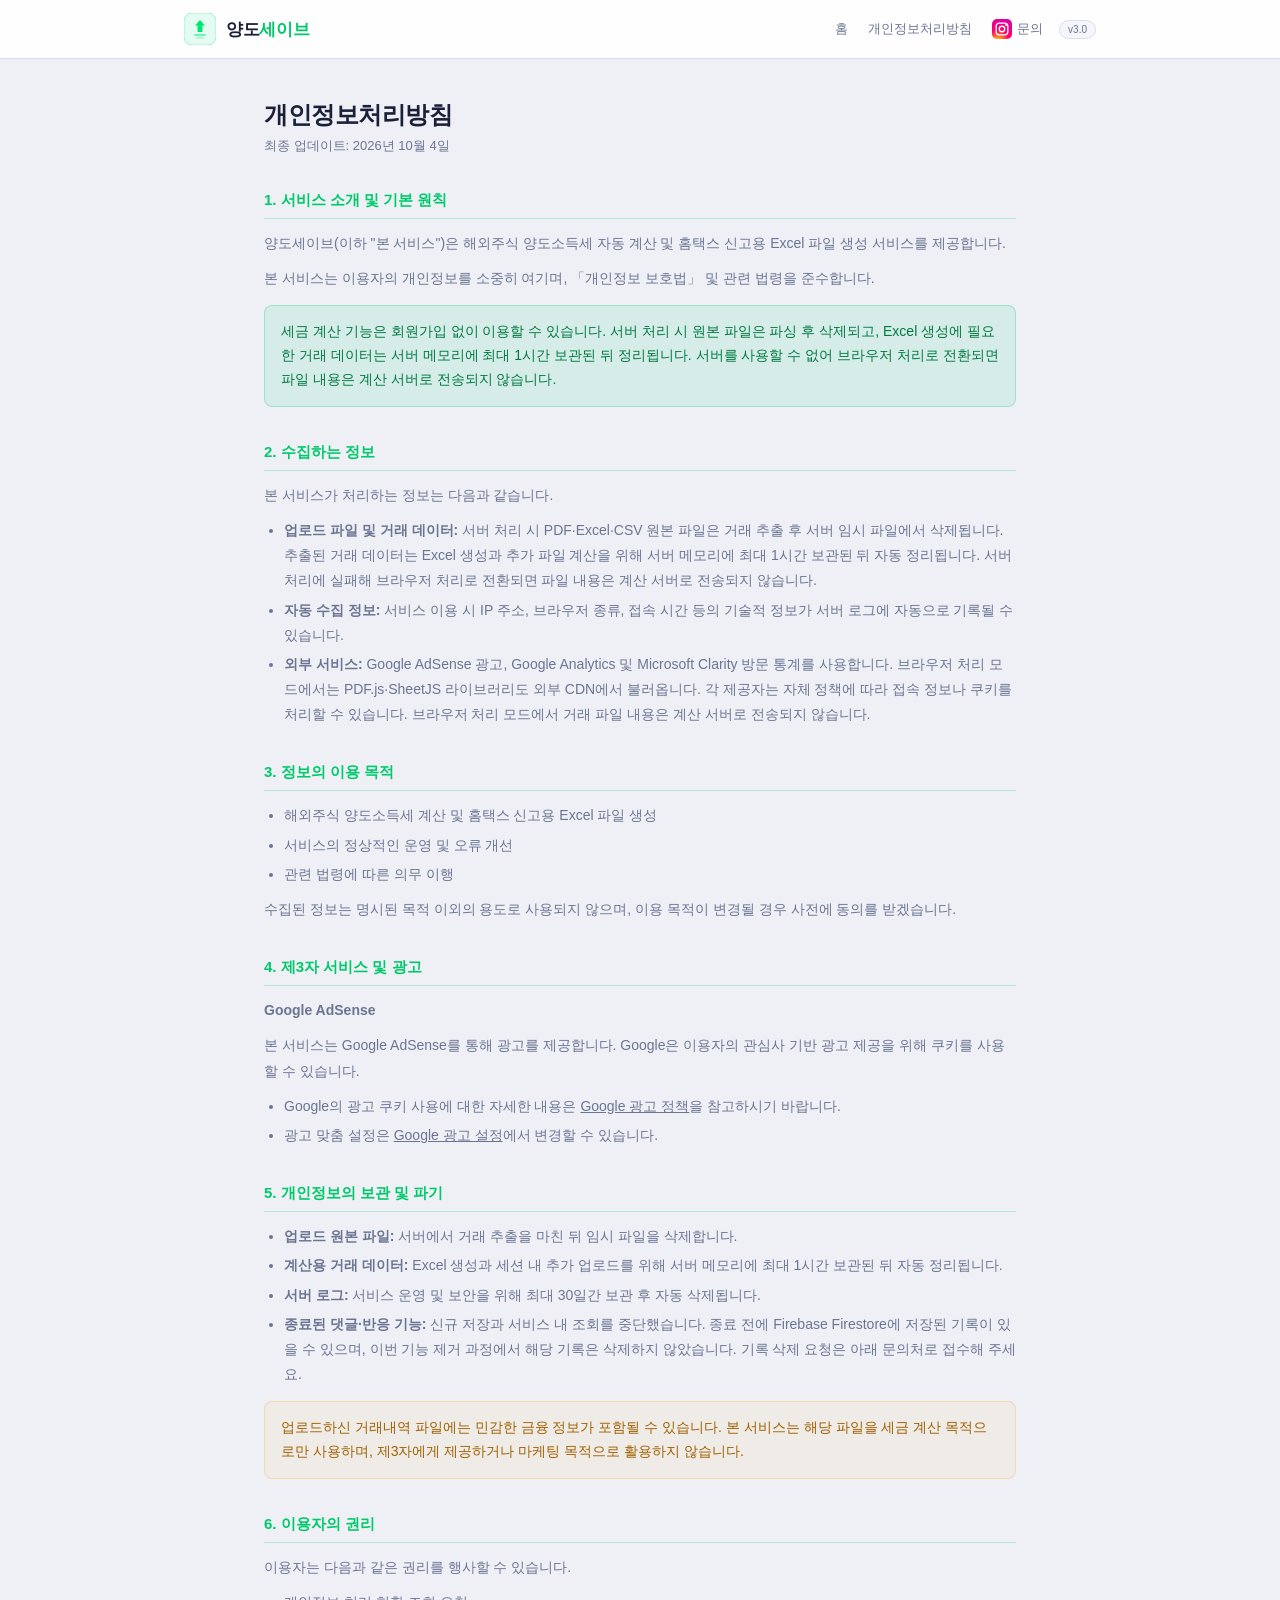
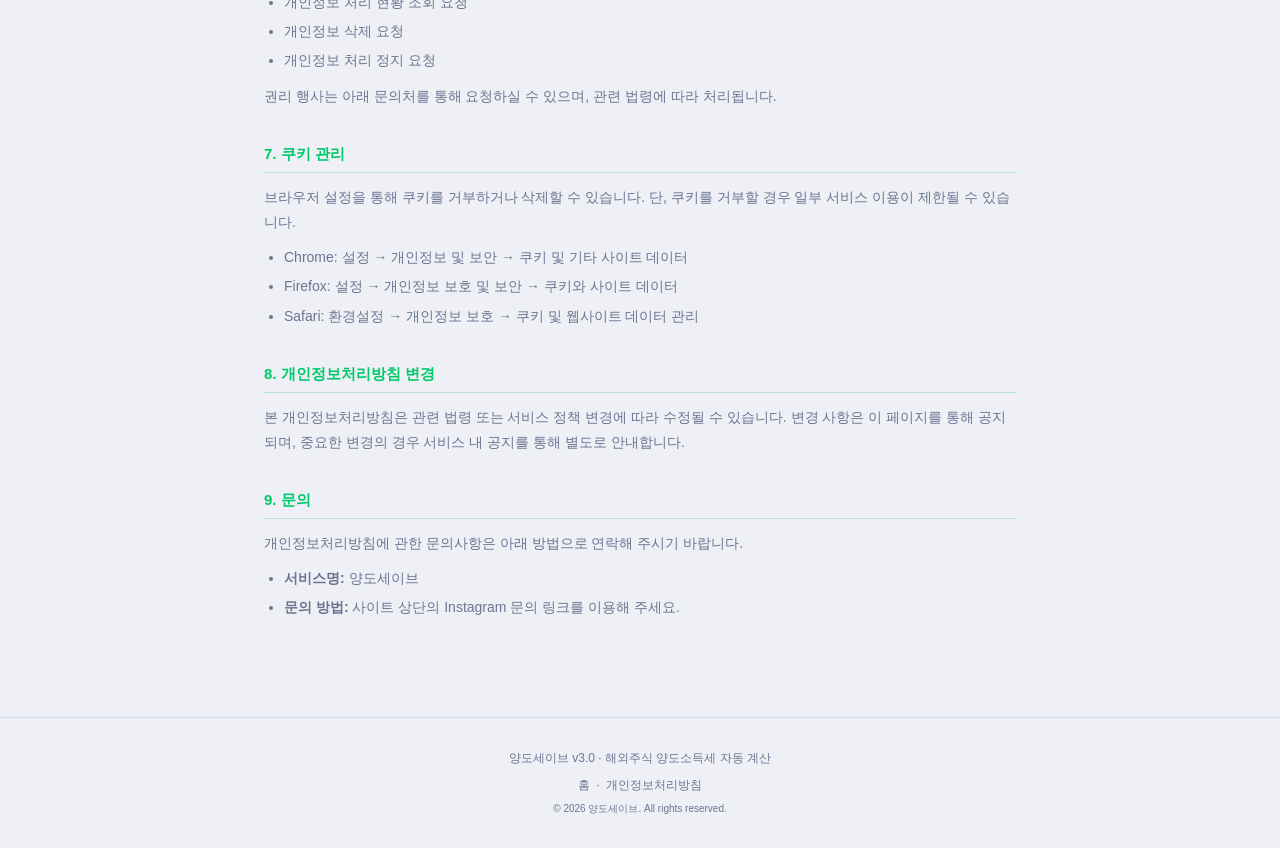
<file: privacy.html>
<!DOCTYPE html>
<html lang="ko">
<head>
    <meta charset="UTF-8">
    <meta name="viewport" content="width=device-width, initial-scale=1.0">
    <title>개인정보처리방침 - 양도세이브</title>

    <!-- Favicon -->
    <link rel="icon" type="image/png" href="favicon-96x96.png" sizes="96x96" />
    <link rel="icon" type="image/svg+xml" href="favicon.svg" />
    <link rel="shortcut icon" href="favicon.ico" />
    <link rel="apple-touch-icon" sizes="180x180" href="apple-touch-icon.png" />
    <link rel="manifest" href="site.webmanifest" />

    <meta name="description" content="양도세이브의 개인정보처리방침입니다. 수집하는 정보, 이용 목적, 제3자 제공 여부 등을 안내합니다.">
    <meta name="robots" content="index, follow">
    <link rel="canonical" href="https://yangdosave.kr/privacy.html">
    <meta property="og:title" content="개인정보처리방침 - 양도세이브">
    <meta property="og:description" content="양도세이브의 개인정보처리방침입니다.">
    <meta property="og:type" content="website">
    <meta property="og:url" content="https://yangdosave.kr/privacy.html">
    <meta property="og:site_name" content="양도세이브">
    <meta property="og:image" content="https://yangdosave.kr/og-image.png">
    <meta property="og:image:width" content="1200">
    <meta property="og:image:height" content="630">
    <meta name="twitter:card" content="summary_large_image">
    <meta name="twitter:title" content="개인정보처리방침 - 양도세이브">
    <meta name="twitter:description" content="양도세이브의 개인정보처리방침입니다.">
    <meta name="twitter:image" content="https://yangdosave.kr/og-image.png">
    <!-- Microsoft Clarity -->
    <script type="text/javascript">
        (function(c,l,a,r,i,t,y){
            c[a]=c[a]||function(){(c[a].q=c[a].q||[]).push(arguments)};
            t=l.createElement(r);t.async=1;t.src="https://www.clarity.ms/tag/"+i;
            y=l.getElementsByTagName(r)[0];y.parentNode.insertBefore(t,y);
        })(window, document, "clarity", "script", "vrex9t37e1");
    </script>
    <!-- Google tag (gtag.js) -->
    <script async src="https://www.googletagmanager.com/gtag/js?id=G-471Y7M6M2M"></script>
    <script>
      window.dataLayer = window.dataLayer || [];
      function gtag(){dataLayer.push(arguments);}
      gtag('js', new Date());
      gtag('config', 'G-471Y7M6M2M');
    </script>
    <script async src="https://pagead2.googlesyndication.com/pagead/js/adsbygoogle.js?client=ca-pub-3785485618874450"
     crossorigin="anonymous"></script>
    <style>
        :root {
            --accent: #00C96A; --accent-dim: rgba(0,201,106,0.1);
            --bg: #EEF0F6; --bg2: #E6E9F2; --card: #FFFFFF;
            --surface: #F4F6FB; --border: #D8DCF0; --border-light: #E4E7F4;
            --text: #1A2038; --text-muted: #6B7592; --radius: 12px;
        }
        * { margin: 0; padding: 0; box-sizing: border-box; }
        body { font-family: -apple-system, BlinkMacSystemFont, 'Segoe UI', 'Apple SD Gothic Neo', sans-serif; background: var(--bg); color: var(--text); min-height: 100vh; }

        .top-bar { background: rgba(255,255,255,0.92); backdrop-filter: blur(12px); border-bottom: 1px solid var(--border); padding: 13px 0; position: sticky; top: 0; z-index: 100; }
        .top-bar-inner { max-width: 960px; margin: 0 auto; padding: 0 24px; display: flex; align-items: center; justify-content: space-between; }
        .logo { display: flex; align-items: center; gap: 10px; font-size: 17px; font-weight: 700; color: var(--text); text-decoration: none; letter-spacing: -0.3px; }
        .logo-icon { width: 32px; height: 32px; display: flex; align-items: center; justify-content: center; }
        .logo-text-accent { color: var(--accent); }
        .ver { font-size: 10px; color: var(--text-muted); background: var(--surface); border: 1px solid var(--border); padding: 3px 8px; border-radius: 20px; }
        .top-nav { display: flex; align-items: center; gap: 20px; }
        .top-nav a { font-size: 13px; color: var(--text-muted); text-decoration: none; transition: color 0.2s; }
        .top-nav a:hover { color: var(--accent); }

        .main { max-width: 800px; margin: 0 auto; padding: 40px 24px 60px; }

        .page-title { font-size: 24px; font-weight: 800; margin-bottom: 6px; letter-spacing: -0.5px; }
        .page-date { font-size: 13px; color: var(--text-muted); margin-bottom: 36px; }

        .section { margin-bottom: 36px; }
        .section h2 { font-size: 15px; font-weight: 700; color: var(--accent); margin-bottom: 12px; padding-bottom: 8px; border-bottom: 1px solid rgba(0,201,106,0.25); }
        .nav-insta { display: flex; align-items: center; gap: 5px; text-decoration: none; font-size: 13px; color: var(--text-muted); transition: all 0.2s; }
        .nav-insta:hover { color: #C13584; }
        .nav-insta svg { flex-shrink: 0; }
        .section p { font-size: 14px; line-height: 1.8; color: var(--text-muted); margin-bottom: 10px; }
        .section ul { padding-left: 20px; margin-bottom: 10px; }
        .section ul li { font-size: 14px; line-height: 1.8; color: var(--text-muted); margin-bottom: 4px; }
        .section a { color: var(--accent); }

        .highlight-box { background: var(--accent-dim); border: 1px solid rgba(0,201,106,0.25); border-radius: 8px; padding: 14px 16px; font-size: 14px; color: #007A40; line-height: 1.7; margin: 14px 0; }
        .warning-box { background: rgba(255,160,0,0.06); border: 1px solid rgba(255,160,0,0.25); border-radius: 8px; padding: 14px 16px; font-size: 14px; color: #A06000; line-height: 1.7; margin: 14px 0; }

        .footer { text-align: center; padding: 32px 0; color: var(--text-muted); font-size: 12px; border-top: 1px solid var(--border); }
        .footer a { color: var(--text-muted); text-decoration: none; transition: color 0.2s; }
        .footer a:hover { color: var(--accent); }
    </style>
</head>
<body>

<div class="top-bar">
    <div class="top-bar-inner">
        <a href="index.html" class="logo">
            <div class="logo-icon">
                <svg width="32" height="32" viewBox="0 0 32 32" fill="none"><rect width="32" height="32" rx="8" fill="rgba(0,230,118,0.1)" stroke="rgba(0,230,118,0.35)" stroke-width="1"/><path d="M16 7L21 12.5H18.5V19H13.5V12.5H11L16 7Z" fill="#00E676"/><rect x="10" y="21" width="12" height="2" rx="1" fill="rgba(0,230,118,0.5)"/><rect x="12" y="24" width="8" height="1.5" rx="0.75" fill="rgba(0,230,118,0.3)"/></svg>
            </div>
            <span>양도<span class="logo-text-accent">세이브</span></span>
        </a>
        <div style="display:flex; align-items:center; gap:16px;">
            <nav class="top-nav">
                <a href="index.html">홈</a>
                <a href="privacy.html">개인정보처리방침</a>
                <a href="https://www.instagram.com/0do.save?igsh=YXZqM2FxMXA1OG52&utm_source=qr" target="_blank" rel="noopener noreferrer" class="nav-insta" title="인스타그램으로 문의하기">
                    <svg width="20" height="20" viewBox="0 0 24 24" fill="none" xmlns="http://www.w3.org/2000/svg">
                        <defs>
                            <radialGradient id="ig2" cx="30%" cy="110%" r="140%">
                                <stop offset="0%" stop-color="#FFD600"/>
                                <stop offset="40%" stop-color="#FF0069"/>
                                <stop offset="100%" stop-color="#D300C5"/>
                            </radialGradient>
                        </defs>
                        <rect width="24" height="24" rx="6" fill="url(#ig2)"/>
                        <rect x="5" y="5" width="14" height="14" rx="4" stroke="white" stroke-width="1.6" fill="none"/>
                        <circle cx="12" cy="12" r="3.3" stroke="white" stroke-width="1.6" fill="none"/>
                        <circle cx="16.8" cy="7.2" r="1.1" fill="white"/>
                    </svg>
                    <span>문의</span>
                </a>
            </nav>
            <div class="ver">v3.0</div>
        </div>
    </div>
</div>

<div class="main">

    <h1 class="page-title">개인정보처리방침</h1>
    <p class="page-date">최종 업데이트: 2026년 10월 4일</p>

    <div class="section">
        <h2>1. 서비스 소개 및 기본 원칙</h2>
        <p>양도세이브(이하 "본 서비스")은 해외주식 양도소득세 자동 계산 및 홈택스 신고용 Excel 파일 생성 서비스를 제공합니다.</p>
        <p>본 서비스는 이용자의 개인정보를 소중히 여기며, 「개인정보 보호법」 및 관련 법령을 준수합니다.</p>
        <div class="highlight-box">
            세금 계산 기능은 회원가입 없이 이용할 수 있습니다. 서버 처리 시 원본 파일은 파싱 후 삭제되고, Excel 생성에 필요한 거래 데이터는 서버 메모리에 최대 1시간 보관된 뒤 정리됩니다. 서버를 사용할 수 없어 브라우저 처리로 전환되면 파일 내용은 계산 서버로 전송되지 않습니다.
        </div>
    </div>

    <div class="section">
        <h2>2. 수집하는 정보</h2>
        <p>본 서비스가 처리하는 정보는 다음과 같습니다.</p>
        <ul>
            <li><strong>업로드 파일 및 거래 데이터:</strong> 서버 처리 시 PDF·Excel·CSV 원본 파일은 거래 추출 후 서버 임시 파일에서 삭제됩니다. 추출된 거래 데이터는 Excel 생성과 추가 파일 계산을 위해 서버 메모리에 최대 1시간 보관된 뒤 자동 정리됩니다. 서버 처리에 실패해 브라우저 처리로 전환되면 파일 내용은 계산 서버로 전송되지 않습니다.</li>
            <li><strong>자동 수집 정보:</strong> 서비스 이용 시 IP 주소, 브라우저 종류, 접속 시간 등의 기술적 정보가 서버 로그에 자동으로 기록될 수 있습니다.</li>
            <li><strong>외부 서비스:</strong> Google AdSense 광고, Google Analytics 및 Microsoft Clarity 방문 통계를 사용합니다. 브라우저 처리 모드에서는 PDF.js·SheetJS 라이브러리도 외부 CDN에서 불러옵니다. 각 제공자는 자체 정책에 따라 접속 정보나 쿠키를 처리할 수 있습니다. 브라우저 처리 모드에서 거래 파일 내용은 계산 서버로 전송되지 않습니다.</li>
        </ul>
    </div>

    <div class="section">
        <h2>3. 정보의 이용 목적</h2>
        <ul>
            <li>해외주식 양도소득세 계산 및 홈택스 신고용 Excel 파일 생성</li>
            <li>서비스의 정상적인 운영 및 오류 개선</li>
            <li>관련 법령에 따른 의무 이행</li>
        </ul>
        <p>수집된 정보는 명시된 목적 이외의 용도로 사용되지 않으며, 이용 목적이 변경될 경우 사전에 동의를 받겠습니다.</p>
    </div>

    <div class="section">
        <h2>4. 제3자 서비스 및 광고</h2>

        <p><strong>Google AdSense</strong></p>
        <p>본 서비스는 Google AdSense를 통해 광고를 제공합니다. Google은 이용자의 관심사 기반 광고 제공을 위해 쿠키를 사용할 수 있습니다.</p>
        <ul>
            <li>Google의 광고 쿠키 사용에 대한 자세한 내용은 <a href="https://policies.google.com/technologies/ads" target="_blank" rel="noopener noreferrer" style="color:var(--primary);">Google 광고 정책</a>을 참고하시기 바랍니다.</li>
            <li>광고 맞춤 설정은 <a href="https://www.google.com/settings/ads" target="_blank" rel="noopener noreferrer" style="color:var(--primary);">Google 광고 설정</a>에서 변경할 수 있습니다.</li>
        </ul>

    </div>

    <div class="section">
        <h2>5. 개인정보의 보관 및 파기</h2>
        <ul>
            <li><strong>업로드 원본 파일:</strong> 서버에서 거래 추출을 마친 뒤 임시 파일을 삭제합니다.</li>
            <li><strong>계산용 거래 데이터:</strong> Excel 생성과 세션 내 추가 업로드를 위해 서버 메모리에 최대 1시간 보관된 뒤 자동 정리됩니다.</li>
            <li><strong>서버 로그:</strong> 서비스 운영 및 보안을 위해 최대 30일간 보관 후 자동 삭제됩니다.</li>
            <li><strong>종료된 댓글·반응 기능:</strong> 신규 저장과 서비스 내 조회를 중단했습니다. 종료 전에 Firebase Firestore에 저장된 기록이 있을 수 있으며, 이번 기능 제거 과정에서 해당 기록은 삭제하지 않았습니다. 기록 삭제 요청은 아래 문의처로 접수해 주세요.</li>
        </ul>
        <div class="warning-box">
            업로드하신 거래내역 파일에는 민감한 금융 정보가 포함될 수 있습니다. 본 서비스는 해당 파일을 세금 계산 목적으로만 사용하며, 제3자에게 제공하거나 마케팅 목적으로 활용하지 않습니다.
        </div>
    </div>

    <div class="section">
        <h2>6. 이용자의 권리</h2>
        <p>이용자는 다음과 같은 권리를 행사할 수 있습니다.</p>
        <ul>
            <li>개인정보 처리 현황 조회 요청</li>
            <li>개인정보 삭제 요청</li>
            <li>개인정보 처리 정지 요청</li>
        </ul>
        <p>권리 행사는 아래 문의처를 통해 요청하실 수 있으며, 관련 법령에 따라 처리됩니다.</p>
    </div>

    <div class="section">
        <h2>7. 쿠키 관리</h2>
        <p>브라우저 설정을 통해 쿠키를 거부하거나 삭제할 수 있습니다. 단, 쿠키를 거부할 경우 일부 서비스 이용이 제한될 수 있습니다.</p>
        <ul>
            <li>Chrome: 설정 → 개인정보 및 보안 → 쿠키 및 기타 사이트 데이터</li>
            <li>Firefox: 설정 → 개인정보 보호 및 보안 → 쿠키와 사이트 데이터</li>
            <li>Safari: 환경설정 → 개인정보 보호 → 쿠키 및 웹사이트 데이터 관리</li>
        </ul>
    </div>

    <div class="section">
        <h2>8. 개인정보처리방침 변경</h2>
        <p>본 개인정보처리방침은 관련 법령 또는 서비스 정책 변경에 따라 수정될 수 있습니다. 변경 사항은 이 페이지를 통해 공지되며, 중요한 변경의 경우 서비스 내 공지를 통해 별도로 안내합니다.</p>
    </div>

    <div class="section">
        <h2>9. 문의</h2>
        <p>개인정보처리방침에 관한 문의사항은 아래 방법으로 연락해 주시기 바랍니다.</p>
        <ul>
            <li><strong>서비스명:</strong> 양도세이브</li>
            <li><strong>문의 방법:</strong> 사이트 상단의 Instagram 문의 링크를 이용해 주세요.</li>
        </ul>
    </div>

</div>

<div class="footer">
    양도세이브 v3.0 · 해외주식 양도소득세 자동 계산<br>
    <div style="margin-top:10px;">
        <a href="index.html">홈</a>
        &nbsp;·&nbsp;
        <a href="privacy.html">개인정보처리방침</a>
    </div>
    <small style="display:block; margin-top:8px; color:var(--text-muted);">© <span id="privacyYear">2026</span> 양도세이브. All rights reserved.</small>
</div>

<script>
(function() { var y = document.getElementById('privacyYear'); if (y) y.textContent = new Date().getFullYear(); })();
</script>
</body>
</html>
</file>
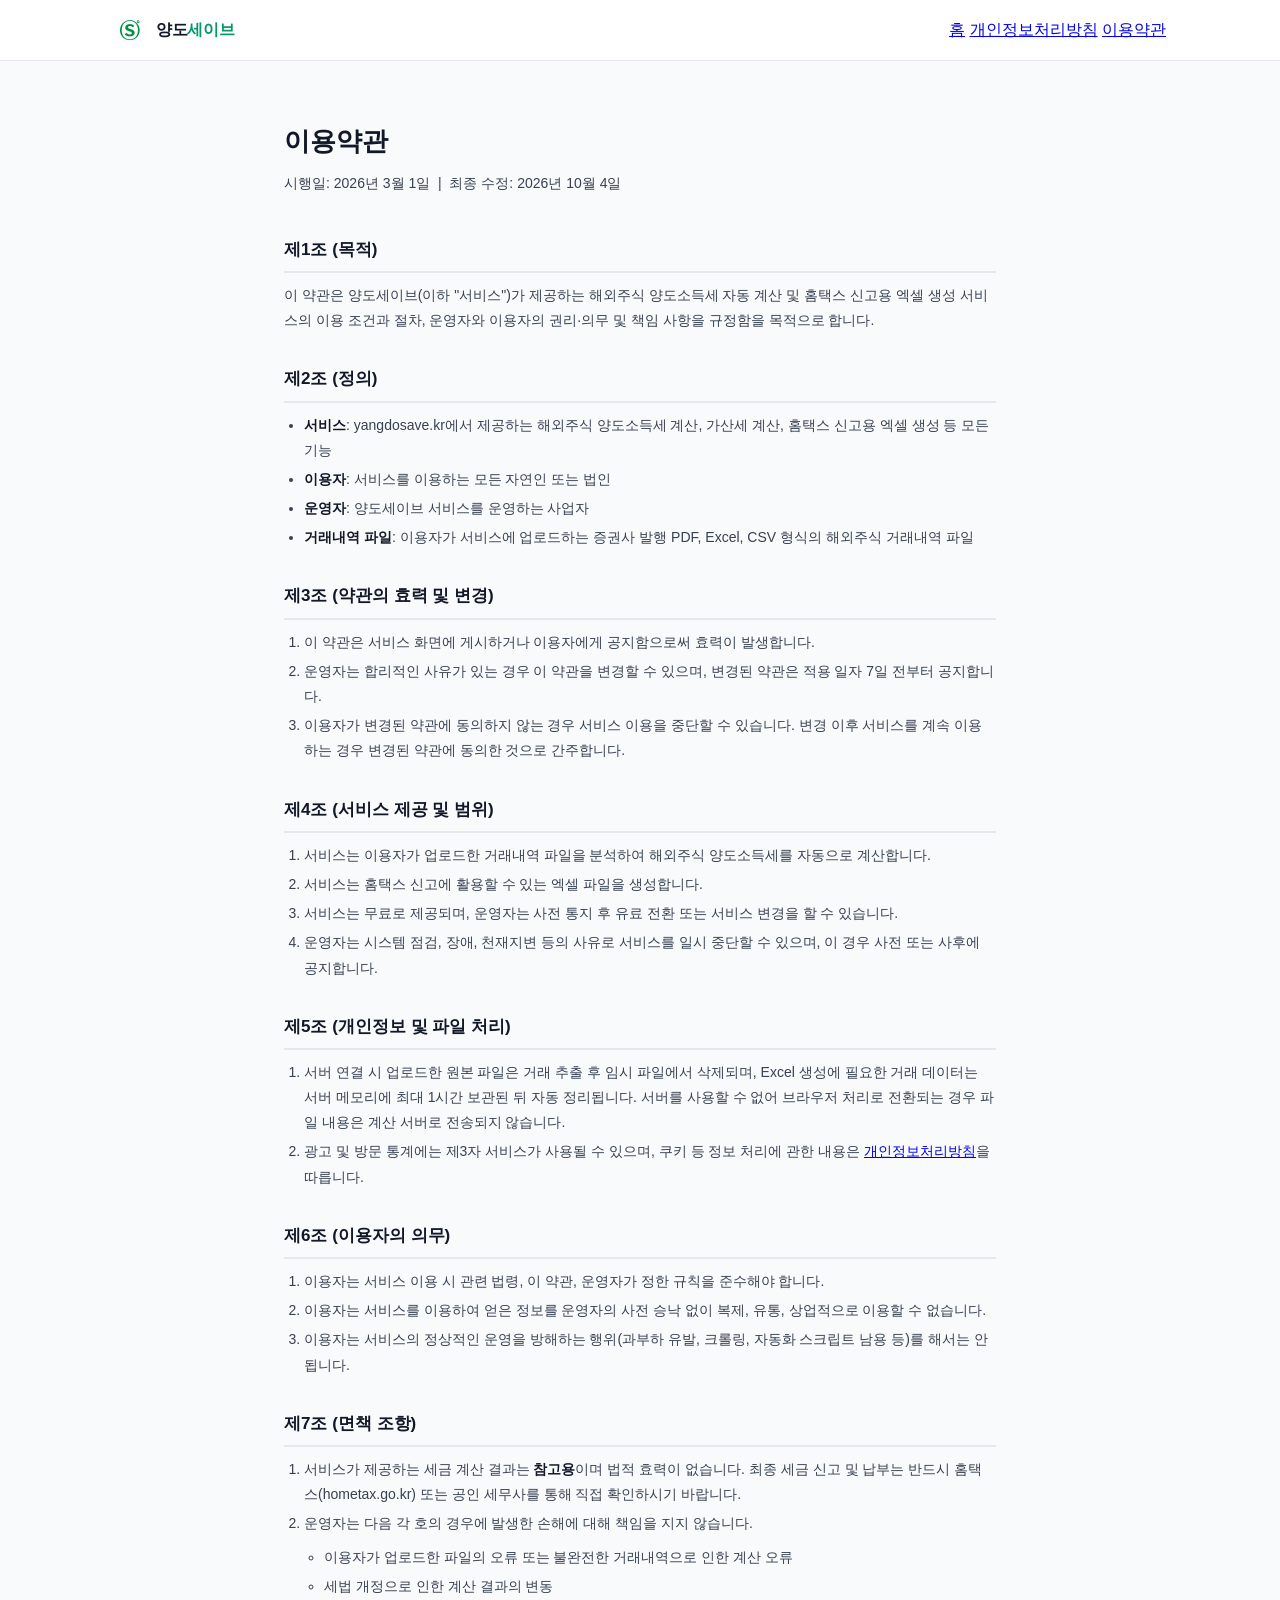
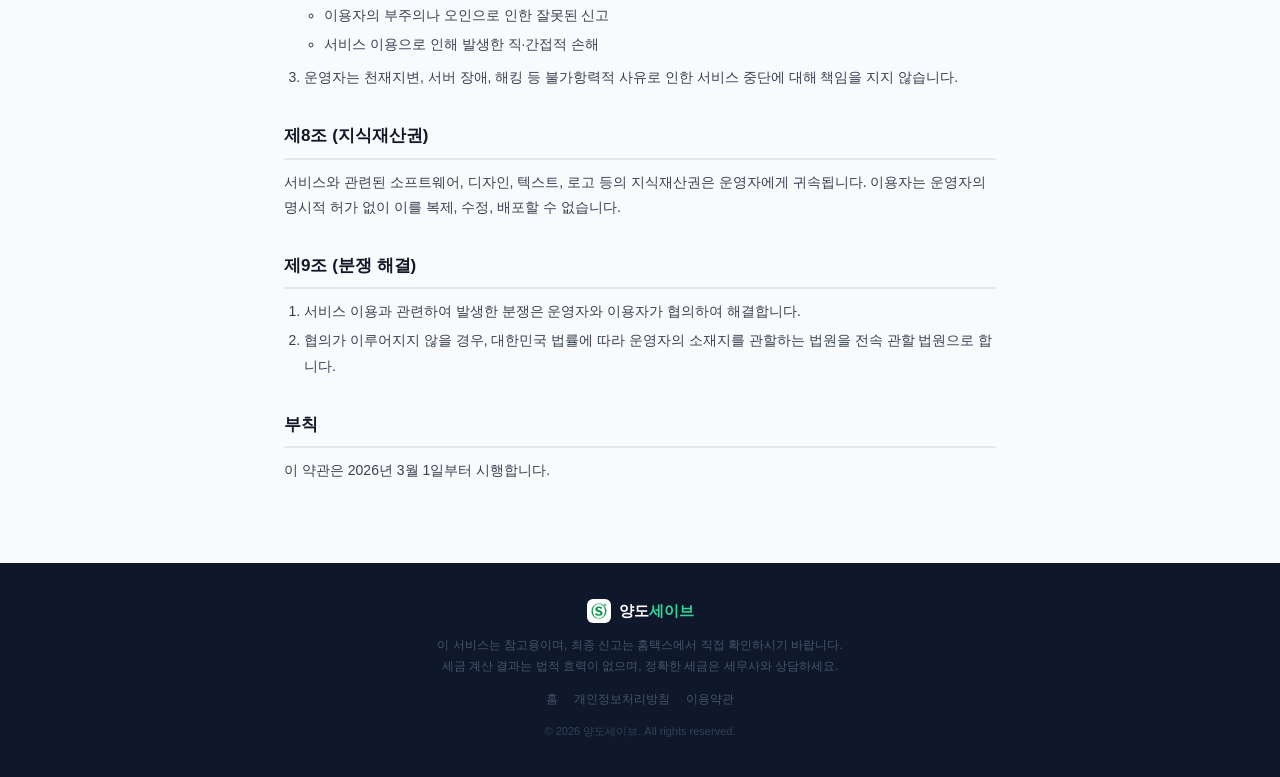
<file: terms.html>
<!DOCTYPE html>
<html lang="ko">
<head>
    <meta charset="UTF-8">
    <meta name="viewport" content="width=device-width, initial-scale=1.0">
    <title>이용약관 | 양도세이브</title>
    <meta name="description" content="양도세이브 이용약관. 해외주식 양도소득세 계산 서비스 이용 조건 및 책임 범위를 확인하세요.">
    <meta name="robots" content="index, follow">
    <link rel="canonical" href="https://yangdosave.kr/terms.html">
    <link rel="icon" type="image/x-icon" href="favicon.ico" />
    <link rel="icon" type="image/svg+xml" href="favicon.svg" />
    <link rel="apple-touch-icon" sizes="180x180" href="apple-touch-icon.png" />
    <link rel="manifest" href="site.webmanifest" />
    <meta property="og:type" content="website">
    <meta property="og:url" content="https://yangdosave.kr/terms.html">
    <meta property="og:site_name" content="양도세이브">
    <meta property="og:title" content="이용약관 | 양도세이브">
    <meta property="og:locale" content="ko_KR">
    <link rel="stylesheet" href="style.css">
    <style>
        .terms-wrap { max-width: 760px; margin: 0 auto; padding: 60px 24px 80px; }
        .terms-wrap h1 { font-size: 26px; font-weight: 800; color: var(--text); margin-bottom: 8px; }
        .terms-updated { font-size: 13px; color: var(--muted); margin-bottom: 40px; }
        .terms-wrap h2 { font-size: 17px; font-weight: 700; color: var(--text); margin: 32px 0 10px; padding-bottom: 8px; border-bottom: 2px solid var(--border); }
        .terms-wrap p, .terms-wrap li { font-size: 14px; color: var(--text-2); line-height: 1.8; }
        .terms-wrap ul, .terms-wrap ol { padding-left: 20px; margin: 8px 0; }
        .terms-wrap li { margin-bottom: 4px; }
        .terms-wrap strong { color: var(--text); }
        @media (max-width: 600px) { .terms-wrap { padding: 40px 16px 60px; } .terms-wrap h1 { font-size: 21px; } }
    </style>
</head>
<body>

<!-- ─── NAV ─── -->
<header class="nav">
    <div class="nav-inner">
        <a href="index.html" class="nav-logo" aria-label="양도세이브 홈으로 이동">
            <img src="logo.png" alt="양도세이브 로고" width="28" height="28">
            <span class="nav-logo-text">양도<span>세이브</span></span>
        </a>
        <nav class="nav-links" aria-label="사이트 내비게이션">
            <a href="index.html">홈</a>
            <a href="privacy.html">개인정보처리방침</a>
            <a href="terms.html" aria-current="page">이용약관</a>
        </nav>
    </div>
</header>

<main class="terms-wrap">
    <h1>이용약관</h1>
    <p class="terms-updated">시행일: 2026년 3월 1일 &nbsp;|&nbsp; 최종 수정: 2026년 10월 4일</p>

    <h2>제1조 (목적)</h2>
    <p>이 약관은 양도세이브(이하 "서비스")가 제공하는 해외주식 양도소득세 자동 계산 및 홈택스 신고용 엑셀 생성 서비스의 이용 조건과 절차, 운영자와 이용자의 권리·의무 및 책임 사항을 규정함을 목적으로 합니다.</p>

    <h2>제2조 (정의)</h2>
    <ul>
        <li><strong>서비스</strong>: yangdosave.kr에서 제공하는 해외주식 양도소득세 계산, 가산세 계산, 홈택스 신고용 엑셀 생성 등 모든 기능</li>
        <li><strong>이용자</strong>: 서비스를 이용하는 모든 자연인 또는 법인</li>
        <li><strong>운영자</strong>: 양도세이브 서비스를 운영하는 사업자</li>
        <li><strong>거래내역 파일</strong>: 이용자가 서비스에 업로드하는 증권사 발행 PDF, Excel, CSV 형식의 해외주식 거래내역 파일</li>
    </ul>

    <h2>제3조 (약관의 효력 및 변경)</h2>
    <ol>
        <li>이 약관은 서비스 화면에 게시하거나 이용자에게 공지함으로써 효력이 발생합니다.</li>
        <li>운영자는 합리적인 사유가 있는 경우 이 약관을 변경할 수 있으며, 변경된 약관은 적용 일자 7일 전부터 공지합니다.</li>
        <li>이용자가 변경된 약관에 동의하지 않는 경우 서비스 이용을 중단할 수 있습니다. 변경 이후 서비스를 계속 이용하는 경우 변경된 약관에 동의한 것으로 간주합니다.</li>
    </ol>

    <h2>제4조 (서비스 제공 및 범위)</h2>
    <ol>
        <li>서비스는 이용자가 업로드한 거래내역 파일을 분석하여 해외주식 양도소득세를 자동으로 계산합니다.</li>
        <li>서비스는 홈택스 신고에 활용할 수 있는 엑셀 파일을 생성합니다.</li>
        <li>서비스는 무료로 제공되며, 운영자는 사전 통지 후 유료 전환 또는 서비스 변경을 할 수 있습니다.</li>
        <li>운영자는 시스템 점검, 장애, 천재지변 등의 사유로 서비스를 일시 중단할 수 있으며, 이 경우 사전 또는 사후에 공지합니다.</li>
    </ol>

    <h2>제5조 (개인정보 및 파일 처리)</h2>
    <ol>
        <li>서버 연결 시 업로드한 원본 파일은 거래 추출 후 임시 파일에서 삭제되며, Excel 생성에 필요한 거래 데이터는 서버 메모리에 최대 1시간 보관된 뒤 자동 정리됩니다. 서버를 사용할 수 없어 브라우저 처리로 전환되는 경우 파일 내용은 계산 서버로 전송되지 않습니다.</li>
        <li>광고 및 방문 통계에는 제3자 서비스가 사용될 수 있으며, 쿠키 등 정보 처리에 관한 내용은 <a href="privacy.html">개인정보처리방침</a>을 따릅니다.</li>
    </ol>

    <h2>제6조 (이용자의 의무)</h2>
    <ol>
        <li>이용자는 서비스 이용 시 관련 법령, 이 약관, 운영자가 정한 규칙을 준수해야 합니다.</li>
        <li>이용자는 서비스를 이용하여 얻은 정보를 운영자의 사전 승낙 없이 복제, 유통, 상업적으로 이용할 수 없습니다.</li>
        <li>이용자는 서비스의 정상적인 운영을 방해하는 행위(과부하 유발, 크롤링, 자동화 스크립트 남용 등)를 해서는 안 됩니다.</li>
    </ol>

    <h2>제7조 (면책 조항)</h2>
    <ol>
        <li>서비스가 제공하는 세금 계산 결과는 <strong>참고용</strong>이며 법적 효력이 없습니다. 최종 세금 신고 및 납부는 반드시 홈택스(hometax.go.kr) 또는 공인 세무사를 통해 직접 확인하시기 바랍니다.</li>
        <li>운영자는 다음 각 호의 경우에 발생한 손해에 대해 책임을 지지 않습니다.
            <ul>
                <li>이용자가 업로드한 파일의 오류 또는 불완전한 거래내역으로 인한 계산 오류</li>
                <li>세법 개정으로 인한 계산 결과의 변동</li>
                <li>이용자의 부주의나 오인으로 인한 잘못된 신고</li>
                <li>서비스 이용으로 인해 발생한 직·간접적 손해</li>
            </ul>
        </li>
        <li>운영자는 천재지변, 서버 장애, 해킹 등 불가항력적 사유로 인한 서비스 중단에 대해 책임을 지지 않습니다.</li>
    </ol>

    <h2>제8조 (지식재산권)</h2>
    <p>서비스와 관련된 소프트웨어, 디자인, 텍스트, 로고 등의 지식재산권은 운영자에게 귀속됩니다. 이용자는 운영자의 명시적 허가 없이 이를 복제, 수정, 배포할 수 없습니다.</p>

    <h2>제9조 (분쟁 해결)</h2>
    <ol>
        <li>서비스 이용과 관련하여 발생한 분쟁은 운영자와 이용자가 협의하여 해결합니다.</li>
        <li>협의가 이루어지지 않을 경우, 대한민국 법률에 따라 운영자의 소재지를 관할하는 법원을 전속 관할 법원으로 합니다.</li>
    </ol>

    <h2>부칙</h2>
    <p>이 약관은 2026년 3월 1일부터 시행합니다.</p>
</main>

<!-- ─── FOOTER ─── -->
<footer class="footer">
    <div class="footer-logo">
        <img src="logo.png" alt="양도세이브 로고">
        <span class="footer-logo-text">양도<span>세이브</span></span>
    </div>
    <p class="footer-disclaimer">
        이 서비스는 참고용이며, 최종 신고는 홈택스에서 직접 확인하시기 바랍니다.<br>
        세금 계산 결과는 법적 효력이 없으며, 정확한 세금은 세무사와 상담하세요.
    </p>
    <div class="footer-links">
        <a href="index.html">홈</a>
        <a href="privacy.html">개인정보처리방침</a>
        <a href="terms.html" aria-current="page">이용약관</a>
    </div>
    <div class="footer-copy">© <span id="footerYear">2026</span> 양도세이브. All rights reserved.</div>
</footer>

<script>
(function() {
    var y = document.getElementById('footerYear');
    if (y) y.textContent = new Date().getFullYear();
})();
</script>
</body>
</html>
</file>
<file: style.css>
/* ─── Design Tokens ─── */
        :root {
            --green:       #059669;
            --green-light: #D1FAE5;
            --green-mid:   #A7F3D0;
            --green-dark:  #047857;
            --navy:        #0F172A;
            --navy-mid:    #1E293B;
            --text:        #111827;
            --text-2:      #374151;
            --muted:       #6B7280;
            --muted-2:     #9CA3AF;
            --bg:          #F9FAFB;
            --bg-2:        #F3F4F6;
            --card:        #FFFFFF;
            --border:      #E5E7EB;
            --border-2:    #D1D5DB;
            --red:         #EF4444;
            --blue:        #3B82F6;
            --radius-sm:   8px;
            --radius:      12px;
            --radius-lg:   16px;
            --shadow-sm:   0 1px 3px rgba(0,0,0,0.08), 0 1px 2px rgba(0,0,0,0.04);
            --shadow:      0 4px 16px rgba(0,0,0,0.08), 0 1px 4px rgba(0,0,0,0.04);
            --shadow-lg:   0 8px 32px rgba(0,0,0,0.10), 0 2px 8px rgba(0,0,0,0.06);
        }

        /* ─── Reset ─── */
        *, *::before, *::after { margin: 0; padding: 0; box-sizing: border-box; }
        html { scroll-behavior: smooth; }
        body {
            font-family: -apple-system, BlinkMacSystemFont, 'Pretendard', 'Apple SD Gothic Neo', 'Segoe UI', sans-serif;
            background: var(--bg);
            color: var(--text);
            line-height: 1.6;
            -webkit-font-smoothing: antialiased;
        }
        .hidden { display: none !important; }
        #resultHeading { scroll-margin-top: 24px; }
        .sr-only { position: absolute; width: 1px; height: 1px; padding: 0; margin: -1px; overflow: hidden; clip: rect(0,0,0,0); border: 0; }

        /* ─── NAV ─── */
        .nav {
            background: rgba(255,255,255,0.95);
            backdrop-filter: blur(12px);
            border-bottom: 1px solid var(--border);
            position: sticky;
            top: 0;
            z-index: 100;
        }
        .nav-inner {
            max-width: 1100px;
            margin: 0 auto;
            padding: 0 24px;
            height: 60px;
            display: flex;
            align-items: center;
            justify-content: space-between;
        }
        .nav-logo {
            display: flex;
            align-items: center;
            gap: 10px;
            text-decoration: none;
        }
        .nav-logo img {
            width: 32px;
            height: 32px;
            border-radius: 8px;
            object-fit: cover;
        }
        .nav-logo-text {
            font-size: 16px;
            font-weight: 700;
            color: var(--text);
            letter-spacing: -0.3px;
        }
        .nav-logo-text span { color: var(--green); }
        .nav-right {
            display: flex;
            align-items: center;
            gap: 20px;
        }
        .nav-hamburger {
            display: none;
            flex-direction: column;
            gap: 5px;
            background: none;
            border: none;
            cursor: pointer;
            padding: 4px;
            border-radius: 6px;
        }
        .nav-hamburger span {
            display: block;
            width: 22px;
            height: 2px;
            background: var(--muted);
            border-radius: 2px;
            transition: all 0.2s;
        }
        .nav-mobile-menu {
            display: none;
            background: var(--card);
            border-top: 1px solid var(--border);
            padding: 16px 24px;
            flex-direction: column;
            gap: 16px;
        }
        .nav-mobile-menu.open { display: flex; }
        .nav-mobile-menu a {
            font-size: 14px;
            color: var(--text-2);
            text-decoration: none;
            padding: 6px 0;
            border-bottom: 1px solid var(--border);
        }
        .nav-mobile-menu a:last-child { border-bottom: none; }
        .nav-link {
            font-size: 13px;
            color: var(--muted);
            text-decoration: none;
            transition: color 0.15s;
        }
        .nav-link:hover { color: var(--text); }
        .nav-badge {
            font-size: 10px;
            font-weight: 600;
            color: var(--green-dark);
            background: var(--green-light);
            border: 1px solid var(--green-mid);
            padding: 3px 10px;
            border-radius: 20px;
            letter-spacing: 0.2px;
        }
        .nav-insta {
            display: flex;
            align-items: center;
            gap: 5px;
            text-decoration: none;
            color: var(--muted);
            font-size: 13px;
            transition: color 0.15s;
        }
        .nav-insta:hover { color: #C13584; }
        .lang-switch {
            display: flex;
            align-items: center;
            gap: 1px;
            border: 1px solid var(--border-2);
            border-radius: 20px;
            padding: 2px 5px;
            background: var(--bg-2);
        }
        .lang-btn {
            background: none;
            border: none;
            cursor: pointer;
            font-size: 10px;
            font-weight: 700;
            color: var(--muted);
            padding: 2px 7px;
            border-radius: 16px;
            transition: all 0.15s;
            letter-spacing: 0.4px;
            line-height: 1.6;
        }
        .lang-btn.active {
            color: var(--green-dark);
            background: var(--green-light);
        }
        .lang-btn:hover:not(.active) { color: var(--text); }
        .lang-divider {
            font-size: 9px;
            color: var(--border-2);
            user-select: none;
        }
        .lang-switch-mobile {
            display: flex;
            gap: 8px;
            padding: 8px 0 4px;
        }
        .lang-btn-mobile {
            background: var(--bg-2);
            border: 1px solid var(--border-2);
            cursor: pointer;
            font-size: 12px;
            font-weight: 600;
            color: var(--muted);
            padding: 5px 14px;
            border-radius: 20px;
            transition: all 0.15s;
        }
        .lang-btn-mobile.active {
            color: var(--green-dark);
            background: var(--green-light);
            border-color: var(--green-mid);
        }
        .lang-btn-mobile:hover:not(.active) { color: var(--text); }

        /* ─── HERO ─── */
        .hero {
            background: var(--navy);
            padding: 72px 24px 80px;
            text-align: center;
            position: relative;
            overflow: hidden;
        }
        .hero::before {
            content: '';
            position: absolute;
            inset: 0;
            background: radial-gradient(ellipse 60% 50% at 50% 0%, rgba(5,150,105,0.18) 0%, transparent 70%);
            pointer-events: none;
        }
        .hero-inner {
            max-width: 680px;
            margin: 0 auto;
            position: relative;
        }
        .hero-logo {
            display: flex;
            align-items: center;
            justify-content: center;
            gap: 12px;
            margin-bottom: 32px;
        }
        .hero-logo img {
            width: 52px;
            height: 52px;
            border-radius: 14px;
            object-fit: cover;
            box-shadow: 0 0 0 2px rgba(5,150,105,0.4), 0 8px 24px rgba(0,0,0,0.3);
        }
        .hero-logo-name {
            font-size: 26px;
            font-weight: 800;
            color: #fff;
            letter-spacing: -0.5px;
        }
        .hero-logo-name span { color: #34D399; }
        .hero-chip {
            display: inline-flex;
            align-items: center;
            gap: 6px;
            background: rgba(5,150,105,0.2);
            border: 1px solid rgba(52,211,153,0.35);
            color: #6EE7B7;
            font-size: 11px;
            font-weight: 600;
            padding: 5px 14px;
            border-radius: 20px;
            letter-spacing: 0.6px;
            text-transform: uppercase;
            margin-bottom: 20px;
        }
        .hero h1 {
            font-size: 38px;
            font-weight: 800;
            color: #fff;
            line-height: 1.25;
            letter-spacing: -1px;
            margin-bottom: 16px;
        }
        .hero h1 em {
            color: #34D399;
            font-style: normal;
        }
        .hero-sub {
            font-size: 16px;
            color: #94A3B8;
            line-height: 1.7;
            margin-bottom: 36px;
        }
        .hero-sub strong { color: #CBD5E1; }
        .hero-cta {
            display: inline-flex;
            align-items: center;
            gap: 10px;
            background: var(--green);
            color: #fff;
            font-size: 16px;
            font-weight: 700;
            padding: 16px 36px;
            border-radius: 12px;
            text-decoration: none;
            border: none;
            cursor: pointer;
            transition: all 0.2s;
            box-shadow: 0 4px 20px rgba(5,150,105,0.4);
            letter-spacing: -0.2px;
        }
        .hero-cta:hover {
            background: #047857;
            transform: translateY(-2px);
            box-shadow: 0 8px 28px rgba(5,150,105,0.45);
        }
        .hero-cta:focus-visible { outline: 3px solid #A7F3D0; outline-offset: 4px; }
        .hero-free {
            margin-top: 16px;
            font-size: 12px;
            color: #64748B;
        }
        .hero-stats {
            display: flex;
            justify-content: center;
            gap: 32px;
            margin-top: 48px;
            padding-top: 36px;
            border-top: 1px solid rgba(255,255,255,0.08);
        }
        .hero-stat-item { text-align: center; }
        .hero-stat-num {
            font-size: 22px;
            font-weight: 800;
            color: #34D399;
            letter-spacing: -0.5px;
            display: block;
        }
        .hero-stat-label {
            font-size: 11px;
            color: #64748B;
            margin-top: 2px;
        }

        /* ─── TARGET BANNER ─── */
        .target-section {
            background: #FFF7ED;
            border-bottom: 1px solid #FED7AA;
            padding: 16px 24px;
        }
        .target-inner {
            max-width: 1100px;
            margin: 0 auto;
            display: flex;
            align-items: center;
            justify-content: center;
            gap: 32px;
            flex-wrap: wrap;
        }
        .target-item {
            display: flex;
            align-items: center;
            gap: 10px;
            font-size: 13px;
        }
        .target-icon-wrap {
            width: 28px;
            height: 28px;
            background: #FED7AA;
            border-radius: 8px;
            display: flex;
            align-items: center;
            justify-content: center;
            font-size: 14px;
            flex-shrink: 0;
        }
        .target-text strong { color: #92400E; font-weight: 700; }
        .target-text span { color: #B45309; }
        .target-divider {
            width: 1px;
            height: 32px;
            background: #FCD34D;
        }

        /* ─── MAIN WRAPPER ─── */
        .main-wrap {
            max-width: 760px;
            margin: 0 auto;
            padding: 48px 24px 64px;
        }

        /* ─── STEPS ─── */
        .steps-nav {
            display: flex;
            align-items: center;
            justify-content: center;
            gap: 0;
            margin-bottom: 36px;
        }
        .step-item {
            display: flex;
            align-items: center;
            gap: 8px;
            padding: 8px 20px;
            border-radius: 100px;
            font-size: 13px;
            font-weight: 600;
            color: var(--muted);
            background: transparent;
            transition: all 0.2s;
            white-space: nowrap;
        }
        .step-item.active {
            background: var(--green-light);
            color: var(--green-dark);
        }
        .step-item.done {
            color: var(--green);
        }
        .step-num {
            width: 22px;
            height: 22px;
            border-radius: 50%;
            display: flex;
            align-items: center;
            justify-content: center;
            font-size: 11px;
            font-weight: 700;
            background: var(--border);
            color: var(--muted);
            flex-shrink: 0;
            transition: all 0.2s;
        }
        .step-item.active .step-num {
            background: var(--green);
            color: #fff;
        }
        .step-item.done .step-num {
            background: var(--green-light);
            color: var(--green);
        }
        .step-connector {
            width: 28px;
            height: 1px;
            background: var(--border);
            flex-shrink: 0;
        }

        /* ─── CARD ─── */
        .card {
            background: var(--card);
            border: 1px solid var(--border);
            border-radius: var(--radius-lg);
            padding: 32px;
            margin-bottom: 16px;
            box-shadow: var(--shadow-sm);
        }
        .card-title {
            font-size: 15px;
            font-weight: 700;
            color: var(--text);
            margin-bottom: 20px;
            display: flex;
            align-items: center;
            gap: 8px;
            letter-spacing: -0.2px;
        }
        .card-title-icon {
            width: 28px;
            height: 28px;
            background: var(--green-light);
            border-radius: 8px;
            display: flex;
            align-items: center;
            justify-content: center;
            font-size: 14px;
            flex-shrink: 0;
        }

        /* ─── UPLOAD ─── */
        .upload-label {
            font-size: 14px;
            color: var(--text-2);
            margin-bottom: 16px;
            line-height: 1.6;
        }
        .upload-zone {
            border: 2px dashed var(--border-2);
            border-radius: var(--radius);
            padding: 52px 24px;
            text-align: center;
            cursor: pointer;
            transition: all 0.2s;
            background: var(--bg);
            position: relative;
        }
        .upload-zone:hover, .upload-zone.hover {
            border-color: var(--green);
            background: var(--green-light);
        }
        .upload-zone-icon {
            font-size: 36px;
            margin-bottom: 12px;
            display: block;
        }
        .upload-zone-title {
            font-size: 15px;
            font-weight: 600;
            color: var(--text);
            margin-bottom: 6px;
        }
        .upload-zone-sub {
            font-size: 13px;
            color: var(--muted);
        }
        .upload-zone-sub span {
            display: inline-block;
            background: var(--bg-2);
            border: 1px solid var(--border);
            border-radius: 5px;
            padding: 1px 7px;
            font-size: 11px;
            font-weight: 600;
            color: var(--muted);
            margin: 0 2px;
        }

        /* Supported Brokers */
        .brokers-wrap {
            margin-top: 20px;
        }
        .brokers-label {
            font-size: 11px;
            font-weight: 600;
            color: var(--muted);
            text-transform: uppercase;
            letter-spacing: 0.6px;
            margin-bottom: 10px;
        }
        .brokers-list {
            display: flex;
            flex-wrap: wrap;
            gap: 8px;
        }
        .broker-chip {
            display: flex;
            align-items: center;
            gap: 6px;
            background: var(--bg-2);
            border: 1px solid var(--border);
            border-radius: 8px;
            padding: 6px 12px;
            font-size: 12px;
            font-weight: 600;
            color: var(--text-2);
            transition: all 0.15s;
        }
        .broker-chip:hover {
            border-color: var(--green);
            background: var(--green-light);
            color: var(--green-dark);
        }
        .broker-dot {
            width: 6px;
            height: 6px;
            border-radius: 50%;
            background: var(--green);
            flex-shrink: 0;
        }
        .broker-fmt {
            font-size: 10px;
            font-weight: 600;
            color: var(--muted);
            background: var(--bg);
            border: 1px solid var(--border);
            border-radius: 4px;
            padding: 1px 5px;
            margin-left: 2px;
            letter-spacing: 0;
        }
        .broker-fmt--pdf {
            color: var(--green-dark);
            background: var(--green-light);
            border-color: var(--green-mid);
        }

        /* File List */
        .file-list { margin-top: 16px; display: flex; flex-direction: column; gap: 8px; }
        .file-item {
            display: flex;
            align-items: center;
            justify-content: space-between;
            padding: 12px 16px;
            background: var(--bg);
            border: 1px solid var(--border);
            border-radius: var(--radius-sm);
            font-size: 13px;
        }
        .file-info { display: flex; align-items: center; gap: 10px; min-width: 0; }
        .file-info-name { font-weight: 500; color: var(--text); white-space: nowrap; overflow: hidden; text-overflow: ellipsis; max-width: 300px; }
        .file-info-size { font-size: 11px; color: var(--muted); flex-shrink: 0; }
        .file-broker {
            font-size: 10px;
            font-weight: 700;
            color: var(--green-dark);
            background: var(--green-light);
            border: 1px solid var(--green-mid);
            padding: 2px 8px;
            border-radius: 20px;
            flex-shrink: 0;
        }
        .file-remove {
            cursor: pointer;
            color: var(--muted-2);
            font-size: 16px;
            width: 24px;
            height: 24px;
            display: flex;
            align-items: center;
            justify-content: center;
            border-radius: 50%;
            transition: all 0.15s;
            flex-shrink: 0;
        }
        .file-remove:hover { background: #FEE2E2; color: var(--red); }

        /* ─── BUTTONS ─── */
        .btn {
            display: inline-flex;
            align-items: center;
            justify-content: center;
            gap: 8px;
            border: none;
            border-radius: var(--radius-sm);
            font-size: 14px;
            font-weight: 600;
            cursor: pointer;
            transition: all 0.2s;
            letter-spacing: -0.1px;
            white-space: nowrap;
        }
        .btn-primary {
            background: var(--green);
            color: #fff;
            padding: 12px 24px;
        }
        .btn-primary:hover {
            background: var(--green-dark);
            transform: translateY(-1px);
            box-shadow: 0 4px 16px rgba(5,150,105,0.35);
        }
        .btn-primary:disabled {
            background: var(--border);
            color: var(--muted);
            cursor: not-allowed;
            transform: none;
            box-shadow: none;
        }
        .btn-lg { padding: 15px 32px; font-size: 15px; border-radius: var(--radius); }
        .btn-block { width: 100%; }
        .btn-outline {
            background: transparent;
            color: var(--muted);
            border: 1px solid var(--border);
            padding: 10px 20px;
        }
        .btn-outline:hover {
            background: var(--bg-2);
            color: var(--text);
            border-color: var(--border-2);
        }
        .btn-analyze {
            margin-top: 20px;
            width: 100%;
        }

        /* ─── PROCESSING ─── */
        .processing {
            text-align: center;
            padding: 56px 24px;
        }
        .spinner {
            width: 40px;
            height: 40px;
            border: 3px solid var(--border);
            border-top-color: var(--green);
            border-radius: 50%;
            animation: spin 0.8s linear infinite;
            margin: 0 auto 20px;
        }
        @keyframes spin { to { transform: rotate(360deg); } }
        .processing-title {
            font-size: 16px;
            font-weight: 700;
            color: var(--text);
            margin-bottom: 6px;
        }
        .processing-sub { font-size: 13px; color: var(--muted); margin-bottom: 20px; }
        .progress-bar {
            width: 100%;
            max-width: 360px;
            margin: 0 auto;
            height: 6px;
            background: var(--border);
            border-radius: 999px;
            overflow: hidden;
        }
        .progress-fill {
            height: 100%;
            width: 0%;
            background: var(--green);
            border-radius: 999px;
            transition: width 0.3s ease;
        }
        .processing-file-list {
            margin: 14px auto 0;
            max-width: 360px;
            text-align: left;
            font-size: 12px;
            color: var(--muted);
            display: flex;
            flex-direction: column;
            gap: 4px;
        }
        .pfl-item { display: flex; align-items: center; gap: 6px; }
        .pfl-item.done { color: var(--green); }
        .pfl-item.active { color: var(--text); font-weight: 600; }
        .pfl-dot { width: 7px; height: 7px; border-radius: 50%; background: var(--border); flex-shrink: 0; }
        .pfl-item.done .pfl-dot { background: var(--green); }
        .pfl-item.active .pfl-dot { background: var(--green); animation: pulse-dot 0.9s ease-in-out infinite; }
        @keyframes pulse-dot { 0%,100% { opacity: 1; } 50% { opacity: 0.3; } }

        /* ─── RESULT: alert ─── */
        .result-alert {
            padding: 12px 16px;
            border-radius: var(--radius-sm);
            font-size: 13px;
            display: flex;
            align-items: center;
            gap: 8px;
            margin-bottom: 20px;
        }
        .result-alert-ok {
            background: var(--green-light);
            color: var(--green-dark);
            border: 1px solid var(--green-mid);
        }
        .result-alert-warn {
            background: #FFF3CD;
            color: #92400E;
            border: 1px solid #FDE68A;
        }
        .calculation-caveat, .download-caveat { border: 1px solid #FDE68A; border-left: 4px solid #D97706; border-radius: var(--radius-sm); background: #FFFBEB; color: #78350F; padding: 12px 14px; font-size: 12px; line-height: 1.7; }
        .calculation-caveat { margin: 0 0 20px; }
        .download-caveat { margin: -4px 0 16px; }
        .trust-item-desc a { color: #A7F3D0; text-underline-offset: 3px; }

        /* ─── RESULT: Metric Cards ─── */
        .metric-grid {
            display: grid;
            grid-template-columns: repeat(2, 1fr);
            gap: 12px;
            margin-bottom: 24px;
        }
        .metric-card {
            background: var(--bg);
            border: 1px solid var(--border);
            border-radius: var(--radius);
            padding: 20px;
            transition: border-color 0.2s;
        }
        .metric-card.highlight {
            background: var(--navy);
            border-color: var(--navy-mid);
        }
        .metric-label {
            font-size: 11px;
            font-weight: 600;
            color: var(--muted);
            text-transform: uppercase;
            letter-spacing: 0.5px;
            margin-bottom: 8px;
        }
        .metric-card.highlight .metric-label { color: #94A3B8; }
        .metric-value {
            font-size: 24px;
            font-weight: 800;
            color: var(--text);
            letter-spacing: -0.8px;
            line-height: 1.1;
        }
        .metric-card.highlight .metric-value { color: #34D399; }
        .metric-sub {
            font-size: 11px;
            color: var(--muted-2);
            margin-top: 4px;
        }
        .metric-card.highlight .metric-sub { color: #94A3B8; }

        /* ─── RESULT: Trade Summary ─── */
        .trade-summary {
            display: flex;
            gap: 12px;
            margin-bottom: 20px;
        }
        .trade-stat {
            flex: 1;
            background: var(--bg);
            border: 1px solid var(--border);
            border-radius: var(--radius-sm);
            padding: 14px 16px;
            text-align: center;
        }
        .trade-stat-label {
            font-size: 11px;
            color: var(--muted);
            text-transform: uppercase;
            letter-spacing: 0.4px;
            margin-bottom: 6px;
            font-weight: 600;
        }
        .trade-stat-value {
            font-size: 18px;
            font-weight: 700;
            color: var(--text);
        }

        /* ─── RESULT: Detail Breakdown ─── */
        .breakdown-title {
            font-size: 12px;
            font-weight: 600;
            color: var(--muted);
            text-transform: uppercase;
            letter-spacing: 0.5px;
            margin-bottom: 12px;
        }
        .breakdown-list { border: 1px solid var(--border); border-radius: var(--radius-sm); overflow: hidden; }
        .breakdown-row {
            display: flex;
            justify-content: space-between;
            align-items: center;
            padding: 13px 16px;
            font-size: 13px;
            border-bottom: 1px solid var(--border);
        }
        .breakdown-row:last-child { border-bottom: none; }
        .breakdown-row.total {
            background: var(--navy);
        }
        .breakdown-row.deduct { background: #F0FDF4; }
        .breakdown-key { color: var(--muted); }
        .breakdown-row.total .breakdown-key { color: #64748B; font-weight: 600; }
        .breakdown-row.deduct .breakdown-key { color: var(--green-dark); font-weight: 600; }
        .breakdown-val { font-weight: 700; color: var(--text); }
        .breakdown-row.total .breakdown-val { color: #34D399; font-size: 15px; }
        .breakdown-row.deduct .breakdown-val { color: var(--green); }

        /* Tax split */
        .tax-split {
            display: flex;
            gap: 12px;
            margin-top: 12px;
        }
        .tax-split-item {
            flex: 1;
            background: var(--bg);
            border: 1px solid var(--border);
            border-radius: var(--radius-sm);
            padding: 12px 14px;
        }
        .tax-split-label {
            font-size: 11px;
            color: var(--muted);
            margin-bottom: 4px;
        }
        .tax-split-val {
            font-size: 15px;
            font-weight: 700;
            color: var(--text);
        }

        /* ─── Trade Table ─── */
        .table-toggle {
            display: flex;
            align-items: center;
            gap: 8px;
            font-size: 13px;
            font-weight: 600;
            color: var(--green);
            cursor: pointer;
            padding: 12px 0;
            background: none;
            border: none;
            width: 100%;
            text-align: left;
        }
        .table-toggle-arrow {
            font-size: 10px;
            transition: transform 0.2s;
            color: var(--muted);
        }
        .table-toggle.open .table-toggle-arrow { transform: rotate(180deg); }
        .table-wrap {
            overflow-x: auto;
            border: 1px solid var(--border);
            border-radius: var(--radius-sm);
            -webkit-overflow-scrolling: touch;
        }
        /* 모바일 테이블 스크롤 힌트 */
        @media (max-width: 768px) {
            .table-wrap { position: relative; }
            .table-wrap::after {
                content: '← 좌우로 스크롤하세요';
                display: block;
                text-align: center;
                font-size: 11px;
                color: var(--muted-2);
                padding: 6px;
                background: var(--bg);
                border-top: 1px solid var(--border);
            }
        }
        table { width: 100%; border-collapse: collapse; font-size: 12px; }
        thead { background: var(--bg-2); }
        th {
            padding: 10px 14px;
            text-align: right;
            font-weight: 600;
            color: var(--muted);
            font-size: 10px;
            text-transform: uppercase;
            letter-spacing: 0.4px;
            border-bottom: 1px solid var(--border);
            white-space: nowrap;
        }
        th:first-child { text-align: left; }
        td {
            padding: 10px 14px;
            text-align: right;
            color: var(--muted);
            border-bottom: 1px solid var(--border);
            white-space: nowrap;
        }
        td:first-child { text-align: left; color: var(--text); font-weight: 500; }
        tbody tr:hover { background: var(--bg); }
        tbody tr:last-child td { border-bottom: none; }
        .profit { color: var(--red); font-weight: 700; }
        .loss { color: var(--blue); font-weight: 700; }

        /* ─── DOWNLOAD ─── */
        .download-card { border-color: var(--green-mid); }
        .download-explain {
            background: var(--green-light);
            border: 1px solid var(--green-mid);
            border-radius: var(--radius-sm);
            padding: 14px 16px;
            font-size: 13px;
            color: var(--green-dark);
            margin-bottom: 16px;
            line-height: 1.6;
        }
        .toggle-row {
            display: flex;
            align-items: flex-start;
            gap: 12px;
            padding: 16px;
            background: var(--bg);
            border: 1px solid var(--border);
            border-radius: var(--radius-sm);
            margin-bottom: 16px;
        }
        .toggle-row input[type="checkbox"] {
            width: 18px;
            height: 18px;
            margin-top: 1px;
            accent-color: var(--green);
            cursor: pointer;
            flex-shrink: 0;
        }
        .toggle-label { font-size: 14px; font-weight: 600; color: var(--text); margin-bottom: 4px; }
        .toggle-desc { font-size: 12px; color: var(--muted); line-height: 1.6; }

        /* ─── GUIDE ─── */
        .guide-steps { display: flex; flex-direction: column; gap: 0; }
        .guide-step {
            display: flex;
            gap: 16px;
            padding: 18px 0;
            border-bottom: 1px solid var(--border);
        }
        .guide-step:last-child { border-bottom: none; }
        .guide-num {
            width: 30px;
            height: 30px;
            background: var(--navy);
            color: #34D399;
            border-radius: 50%;
            display: flex;
            align-items: center;
            justify-content: center;
            font-size: 13px;
            font-weight: 700;
            flex-shrink: 0;
        }
        .guide-content { flex: 1; }
        .guide-title {
            font-size: 14px;
            font-weight: 700;
            color: var(--text);
            margin-bottom: 4px;
        }
        .guide-desc { font-size: 13px; color: var(--muted); line-height: 1.6; }
        .guide-tip {
            background: #FFFBEB;
            border: 1px solid #FDE68A;
            border-radius: var(--radius-sm);
            padding: 14px 16px;
            font-size: 13px;
            color: #92400E;
            margin-top: 16px;
            line-height: 1.7;
        }
        .guide-tip strong { color: #78350F; }

        /* ─── ADD MORE ─── */
        .add-more-wrap {
            margin-top: 20px;
            padding-top: 20px;
            border-top: 1px solid var(--border);
        }

        /* ─── SECTIONS (full-width) ─── */
        .section-full { background: var(--card); border-top: 1px solid var(--border); border-bottom: 1px solid var(--border); }
        .section-inner { max-width: 1100px; margin: 0 auto; padding: 56px 24px; }
        .section-label {
            font-size: 11px;
            font-weight: 700;
            color: var(--green);
            text-transform: uppercase;
            letter-spacing: 0.8px;
            margin-bottom: 12px;
        }
        .section-title {
            font-size: 26px;
            font-weight: 800;
            color: var(--text);
            letter-spacing: -0.5px;
            margin-bottom: 8px;
            line-height: 1.3;
        }
        .section-sub { font-size: 15px; color: var(--muted); margin-bottom: 40px; }

        /* ─── TRUST ─── */
        .trust-section { background: var(--navy); }
        .trust-inner { max-width: 1100px; margin: 0 auto; padding: 56px 24px; }
        .trust-title {
            font-size: 22px;
            font-weight: 800;
            color: #fff;
            letter-spacing: -0.4px;
            margin-bottom: 32px;
            text-align: center;
        }
        .trust-grid {
            display: grid;
            grid-template-columns: repeat(3, 1fr);
            gap: 16px;
        }
        .trust-item {
            background: rgba(255,255,255,0.06);
            border: 1px solid rgba(255,255,255,0.1);
            border-radius: var(--radius);
            padding: 24px 20px;
            text-align: center;
        }
        .trust-icon {
            font-size: 28px;
            margin-bottom: 12px;
            display: block;
        }
        .trust-item-title {
            font-size: 14px;
            font-weight: 700;
            color: #E2E8F0;
            margin-bottom: 6px;
        }
        .trust-item-desc { font-size: 12px; color: #CBD5E1; line-height: 1.7; }

        /* ─── WHO SECTION ─── */
        .who-grid {
            display: grid;
            grid-template-columns: repeat(3, 1fr);
            gap: 16px;
        }
        .who-card {
            border: 1px solid var(--border);
            border-radius: var(--radius);
            padding: 24px;
            background: var(--card);
            transition: all 0.2s;
        }
        .who-card:hover {
            border-color: var(--green);
            box-shadow: var(--shadow);
            transform: translateY(-2px);
        }
        .who-emoji { font-size: 28px; margin-bottom: 14px; display: block; }
        .who-card-title {
            font-size: 15px;
            font-weight: 700;
            color: var(--text);
            margin-bottom: 10px;
            line-height: 1.4;
            letter-spacing: -0.2px;
        }
        .who-card-desc { font-size: 13px; color: var(--muted); line-height: 1.7; }
        .who-card-desc strong { color: var(--text-2); }
        .who-tag {
            display: inline-flex;
            align-items: center;
            background: var(--green-light);
            border: 1px solid var(--green-mid);
            color: var(--green-dark);
            font-size: 11px;
            font-weight: 700;
            padding: 4px 12px;
            border-radius: 20px;
            margin-top: 14px;
        }

        /* ─── HOW IT WORKS ─── */
        .how-grid {
            display: grid;
            grid-template-columns: repeat(4, 1fr);
            gap: 16px;
        }
        .how-step {
            background: var(--card);
            border: 1px solid var(--border);
            border-radius: var(--radius);
            padding: 24px 20px;
            position: relative;
            transition: border-color 0.2s;
        }
        .how-step:hover { border-color: var(--green); }
        .how-step-num {
            width: 32px;
            height: 32px;
            background: var(--green);
            color: #fff;
            border-radius: 10px;
            display: flex;
            align-items: center;
            justify-content: center;
            font-size: 14px;
            font-weight: 800;
            margin-bottom: 14px;
        }
        .how-step-title {
            font-size: 14px;
            font-weight: 700;
            color: var(--text);
            margin-bottom: 6px;
        }
        .how-step-desc { font-size: 12px; color: var(--muted); line-height: 1.6; }

        /* ─── FAQ ─── */
        .faq-wrap { max-width: 760px; margin: 0 auto; }
        .faq-list { display: flex; flex-direction: column; gap: 8px; }
        .faq-item {
            background: var(--card);
            border: 1px solid var(--border);
            border-radius: var(--radius-sm);
            overflow: hidden;
        }
        .faq-q {
            width: 100%;
            text-align: left;
            padding: 18px 20px;
            font-size: 14px;
            font-weight: 600;
            color: var(--text);
            background: none;
            border: none;
            cursor: pointer;
            display: flex;
            justify-content: space-between;
            align-items: center;
            gap: 16px;
            transition: background 0.15s;
        }
        .faq-q:hover { background: var(--bg); }
        .faq-arrow {
            font-size: 10px;
            color: var(--muted);
            transition: transform 0.2s;
            flex-shrink: 0;
        }
        .faq-item.open .faq-arrow { transform: rotate(180deg); }
        .faq-a {
            font-size: 13px;
            color: var(--muted);
            line-height: 1.75;
            padding: 0 20px 18px;
            display: none;
        }
        .faq-item.open .faq-a { display: block; }

        /* ─── FORMULA ─── */
        .formula-box {
            background: var(--navy);
            border-radius: var(--radius);
            padding: 28px;
            margin-top: 16px;
        }
        .formula-text {
            font-size: 16px;
            font-weight: 700;
            color: #34D399;
            margin-bottom: 16px;
            letter-spacing: -0.3px;
        }
        .formula-detail {
            font-size: 13px;
            color: #64748B;
            line-height: 1.8;
        }
        .formula-detail strong { color: #CBD5E1; }

        /* ─── BROKER TAGS ─── */
        .broker-tag-list { display: flex; flex-wrap: wrap; gap: 8px; }
        .broker-tag {
            display: inline-flex;
            align-items: center;
            gap: 6px;
            background: var(--bg-2);
            border: 1px solid var(--border);
            border-radius: var(--radius-sm);
            padding: 7px 16px;
            font-size: 13px;
            font-weight: 500;
            color: var(--text-2);
        }

        /* ─── FOOTER ─── */
        .footer {
            background: var(--navy);
            padding: 36px 24px;
            text-align: center;
        }
        .footer-logo {
            display: flex;
            align-items: center;
            justify-content: center;
            gap: 8px;
            margin-bottom: 12px;
        }
        .footer-logo img { width: 24px; height: 24px; border-radius: 6px; object-fit: cover; }
        .footer-logo-text { font-size: 15px; font-weight: 700; color: #fff; }
        .footer-logo-text span { color: #34D399; }
        .footer-disclaimer { font-size: 12px; color: #475569; line-height: 1.7; max-width: 480px; margin: 0 auto 14px; }
        .footer-links { display: flex; justify-content: center; gap: 16px; margin-bottom: 14px; }
        .footer-links a { font-size: 12px; color: #475569; text-decoration: none; transition: color 0.15s; }
        .footer-links a:hover { color: #34D399; }
        .footer-copy { font-size: 11px; color: #334155; }

        /* ─── AD WRAP ─── */
        .ad-wrap { max-width: 1100px; margin: 0 auto; padding: 8px 24px; }

        /* ─── BROKER DOWNLOAD GUIDE ─── */
        .broker-download-guide { margin-top: 20px; border: 1px solid var(--border); border-radius: var(--radius); background: var(--card); }
        .upload-format-link { display: inline-block; margin-top: 8px; color: var(--green-dark); font-size: 13px; font-weight: 600; text-underline-offset: 3px; }
        .upload-format-link:focus-visible, .broker-download-guide summary:focus-visible { outline: 2px solid var(--green); outline-offset: 3px; }
        .broker-download-guide summary { padding: 14px 16px; color: var(--green-dark); font-size: 14px; font-weight: 700; cursor: pointer; }
        .broker-download-guide[open] summary { border-bottom: 1px solid var(--border); }
        .broker-guide-intro { padding: 12px 16px 0; color: var(--muted); font-size: 12px; }
        .broker-format-note { margin: 12px 0 0; padding: 10px 12px; border-left: 3px solid var(--green-mid); background: var(--bg); color: var(--text-2); font-size: 12px; line-height: 1.65; }
        .broker-guide-list { display: grid; grid-template-columns: repeat(2, minmax(0, 1fr)); gap: 12px; padding: 12px 16px 16px; }
        .broker-guide-item { min-width: 0; padding: 12px; border: 1px solid var(--border); border-radius: var(--radius-sm); }
        .broker-guide-item h3 { margin-bottom: 6px; color: var(--text); font-size: 13px; }
        .broker-guide-item p { color: var(--text-2); font-size: 12px; line-height: 1.65; }
        .broker-guide-item a { display: inline-block; margin-top: 8px; color: var(--green-dark); font-size: 12px; font-weight: 600; text-underline-offset: 3px; }

        /* ─── MOBILE ─── */
        @media (max-width: 768px) {
            .nav-right { display: none; }
            .nav-hamburger { display: flex; }
            .hero h1 { font-size: 28px; }
            .hero-sub { font-size: 14px; }
            .hero-stats { gap: 20px; }
            .hero-stat-num { font-size: 18px; }
            .target-divider { display: none; }
            .target-inner { gap: 12px; flex-direction: column; align-items: flex-start; }
            .main-wrap { padding: 32px 16px 48px; }
            .card { padding: 24px 20px; }
            .metric-grid { grid-template-columns: 1fr 1fr; gap: 10px; }
            .metric-value { font-size: 20px; }
            .trust-grid { grid-template-columns: 1fr; }
            .who-grid { grid-template-columns: 1fr; }
            .how-grid { grid-template-columns: repeat(2, 1fr); }
            .steps-nav { gap: 0; }
            .step-item { padding: 6px 12px; font-size: 11px; }
            .step-connector { width: 12px; }
            .trade-summary { flex-direction: column; }
            .tax-split { flex-direction: column; }
            .section-title { font-size: 20px; }
            .broker-guide-list { grid-template-columns: 1fr; }
        }
        .formula-two-col { display: grid; grid-template-columns: repeat(2, minmax(0, 1fr)); gap: 40px; align-items: start; }
        .tool-accordion { margin: 0 auto; max-width: 1100px; border: 1px solid var(--border); border-radius: var(--radius); background: var(--card); }
        .tool-accordion + .tool-accordion { margin-top: 16px; }
        .tool-accordion-summary { display: grid; grid-template-columns: 1fr auto; gap: 4px 16px; align-items: center; padding: 20px 22px; cursor: pointer; list-style: none; }
        .tool-accordion-summary::-webkit-details-marker { display: none; }
        .tool-accordion-summary::after { content: '+'; grid-column: 2; grid-row: 1 / span 3; color: var(--green-dark); font-size: 24px; font-weight: 400; }
        .tool-accordion[open] .tool-accordion-summary::after { content: '−'; }
        .tool-accordion-summary:focus-visible { outline: 3px solid var(--green); outline-offset: 3px; border-radius: var(--radius); }
        .tool-accordion-label { color: var(--green-dark); font-size: 12px; font-weight: 700; }
        .tool-accordion-summary strong { color: var(--text); font-size: 19px; }
        .tool-accordion-copy { color: var(--muted); font-size: 13px; line-height: 1.6; }
        .tool-accordion-body { padding: 0 22px 22px; }
        .tool-accordion-body > .card { margin: 0; }
        .r-count { display: none !important; }
        @media (max-width: 768px) {
            .formula-two-col { grid-template-columns: 1fr; gap: 28px; }
            .tool-accordion-summary { padding: 16px; }
            .tool-accordion-body { padding: 0 12px 12px; }
            .tool-accordion-summary strong { font-size: 17px; }
        }
        @media (max-width: 480px) {
            .hero h1 { font-size: 24px; }
            .hero-logo-name { font-size: 22px; }
            .hero-logo img { width: 42px; height: 42px; }
            .how-grid { grid-template-columns: 1fr; }
            .metric-grid { grid-template-columns: 1fr; }
            .hero-stats { flex-direction: column; gap: 16px; }
        }

        /* ─── 카카오 공유 버튼 ─── */
        .btn-kakao {
            background: #FEE500;
            color: #191919;
            border: none;
            font-weight: 700;
        }
        .btn-kakao:hover { background: #F5DC00; color: #191919; }

        /* ─── 절세 시뮬레이터 ─── */
        .sim-card { max-width: 680px; margin: 0 auto; }
        .sim-grid { display: grid; grid-template-columns: 1fr 1fr; gap: 20px; }
        .sim-field { display: flex; flex-direction: column; gap: 6px; }
        .sim-label { font-size: 13px; font-weight: 600; color: var(--text-2); }
        .sim-input {
            padding: 12px 14px;
            border: 1.5px solid var(--border-2);
            border-radius: var(--radius-sm);
            font-size: 16px;
            color: var(--text);
            background: var(--bg);
            transition: border-color 0.2s;
            outline: none;
            width: 100%;
            font-family: inherit;
        }
        .sim-input:focus { border-color: var(--green); background: #fff; box-shadow: 0 0 0 3px rgba(5,150,105,0.1); }
        .sim-input--error {
            border-color: var(--red) !important;
            animation: shake 0.35s ease;
        }
        @keyframes shake {
            0%,100% { transform: translateX(0); }
            20%     { transform: translateX(-6px); }
            60%     { transform: translateX(6px); }
        }
        .sim-hint { font-size: 11px; color: var(--muted); }
        .sim-result {
            margin-top: 24px;
            padding: 20px;
            background: var(--bg);
            border-radius: var(--radius);
            border: 1px solid var(--border);
        }
        .sim-result-grid {
            display: grid;
            grid-template-columns: 1fr auto 1fr 1fr;
            gap: 12px;
            align-items: center;
            margin-bottom: 16px;
        }
        .sim-arrow { font-size: 22px; color: var(--muted-2); text-align: center; }
        .sim-result-item { text-align: center; padding: 12px 8px; }
        .sim-highlight {
            background: var(--green-light);
            border-radius: var(--radius-sm);
        }
        .sim-result-label { font-size: 11px; color: var(--muted); margin-bottom: 6px; font-weight: 600; text-transform: uppercase; letter-spacing: 0.3px; }
        .sim-result-val { font-size: 17px; font-weight: 700; color: var(--text); }
        .sim-save { color: var(--green) !important; font-size: 20px; }
        .sim-desc {
            font-size: 13px;
            color: var(--text-2);
            line-height: 1.7;
            padding: 12px 14px;
            background: #fff;
            border-radius: var(--radius-sm);
            border-left: 3px solid var(--green);
        }
        @media (max-width: 600px) {
            .sim-grid { grid-template-columns: 1fr; }
            .sim-result-grid { grid-template-columns: 1fr 1fr; }
            .sim-arrow { display: none; }
            .sim-result-val { font-size: 15px; }
        }

        /* ─── 기한후 신고 가산세 계산기 ─── */
        .penalty-card { border-left: 3px solid #F59E0B; }
        .penalty-desc { font-size: 13px; color: var(--muted); margin-bottom: 16px; line-height: 1.6; }
        .penalty-toggle { margin-bottom: 12px; font-size: 14px; font-weight: 600; color: var(--text); display: flex; align-items: center; gap: 8px; cursor: pointer; }
        .penalty-toggle input[type="checkbox"] { width: 16px; height: 16px; accent-color: var(--green); cursor: pointer; }
        .penalty-grid { display: -ms-grid; display: grid; -ms-grid-columns: 1fr 16px 1fr 16px 1fr; grid-template-columns: repeat(3, 1fr); gap: 16px; }
        .penalty-field label { font-size: 13px; font-weight: 600; color: var(--text); display: block; margin-bottom: 6px; }
        .penalty-input { width: 100%; padding: 10px 12px; border: 1px solid var(--border); border-radius: 8px; font-size: 14px; box-sizing: border-box; min-height: 44px; }
        .penalty-hint { font-size: 11px; color: var(--muted); margin-top: 4px; }
        .penalty-result-grid { display: grid; grid-template-columns: repeat(2, 1fr); gap: 12px; margin-bottom: 20px; }
        .penalty-result-item { background: var(--bg); border: 1px solid var(--border); border-radius: 10px; padding: 16px; text-align: center; }
        .penalty-result-label { font-size: 12px; color: var(--muted); margin-bottom: 6px; }
        .penalty-result-val { font-size: 20px; font-weight: 800; color: var(--text); }
        .penalty-result-val.penalty-warn { color: #EF4444; }
        .penalty-result-sub { font-size: 11px; color: var(--muted); margin-top: 4px; }
        .penalty-total { grid-column: 1 / -1; background: #FEF3C7; border-color: #F59E0B; }
        .penalty-total .penalty-result-val { color: #D97706; font-size: 24px; }
        .penalty-notice { background: #FFF7ED; border: 1px solid #FDBA74; border-radius: 8px; padding: 12px 16px; font-size: 12px; color: #9A3412; line-height: 1.6; margin-top: 16px; }
        .penalty-breakdown { margin-top: 16px; }
        .penalty-breakdown-title { font-size: 13px; font-weight: 700; margin-bottom: 8px; color: var(--text); }
        .penalty-breakdown-list { font-size: 12px; color: var(--muted); line-height: 2; border: 1px solid var(--border); border-radius: 8px; padding: 12px 16px; background: var(--bg); }
        .penalty-breakdown-list strong { color: var(--text); }
        @media (max-width: 768px) {
            .penalty-grid { grid-template-columns: 1fr; -ms-grid-columns: 1fr; }
            .penalty-result-grid { grid-template-columns: 1fr; }
            .penalty-total { grid-column: auto; }
        }

        /* ─── 이용 후기 (Testimonials) ─── */
        .testimonial-section { background: var(--card); }
        .testimonial-grid {
            display: grid;
            grid-template-columns: repeat(3, 1fr);
            gap: 20px;
            margin-top: 32px;
        }
        .testimonial-card {
            background: var(--bg);
            border: 1px solid var(--border);
            border-radius: var(--radius-lg);
            padding: 24px;
            display: flex;
            flex-direction: column;
            gap: 12px;
            box-shadow: var(--shadow-sm);
            transition: box-shadow 0.2s, transform 0.2s;
        }
        .testimonial-card:hover {
            box-shadow: var(--shadow);
            transform: translateY(-2px);
        }
        .testimonial-stars { color: #F59E0B; font-size: 16px; letter-spacing: 2px; }
        .testimonial-text {
            font-size: 14px;
            color: var(--text-2);
            line-height: 1.75;
            flex: 1;
            margin: 0;
            font-style: normal;
            quotes: none;
        }
        .testimonial-meta {
            display: flex;
            align-items: center;
            justify-content: space-between;
            margin-top: auto;
            padding-top: 12px;
            border-top: 1px solid var(--border);
        }
        .testimonial-name { font-size: 13px; font-weight: 700; color: var(--text); }
        .testimonial-broker {
            font-size: 11px;
            color: var(--green-dark);
            background: var(--green-light);
            padding: 3px 8px;
            border-radius: 20px;
            font-weight: 600;
        }
        @media (max-width: 900px) {
            .testimonial-grid { grid-template-columns: repeat(2, 1fr); }
        }
        @media (max-width: 560px) {
            .testimonial-grid {
                grid-template-columns: unset;
                display: flex;
                flex-wrap: nowrap;
                overflow-x: auto;
                gap: 16px;
                padding-bottom: 12px;
                scroll-snap-type: x mandatory;
                -webkit-overflow-scrolling: touch;
            }
            .testimonial-card {
                min-width: 280px;
                scroll-snap-align: start;
                flex-shrink: 0;
            }
        }

        /* ─── SHARED LINE ICONS & MOBILE FINISH ─── */
        .result-alert > span:first-child { display: inline-flex; align-items: center; }
        .guide-tip > strong { display: inline-block; margin-top: 5px; }
        .guide-tip > strong:first-child { margin-top: 0; }
        @media (max-width: 560px) {
            .metric-grid { grid-template-columns: 1fr 1fr; gap: 8px; }
            .metric-card { padding: 14px 10px; }
            .metric-value { font-size: 19px; }
            .trade-summary { gap: 8px; }
            .trade-stat { padding: 12px; }
            .table-wrap { overscroll-behavior-x: contain; }
        }
</file>
